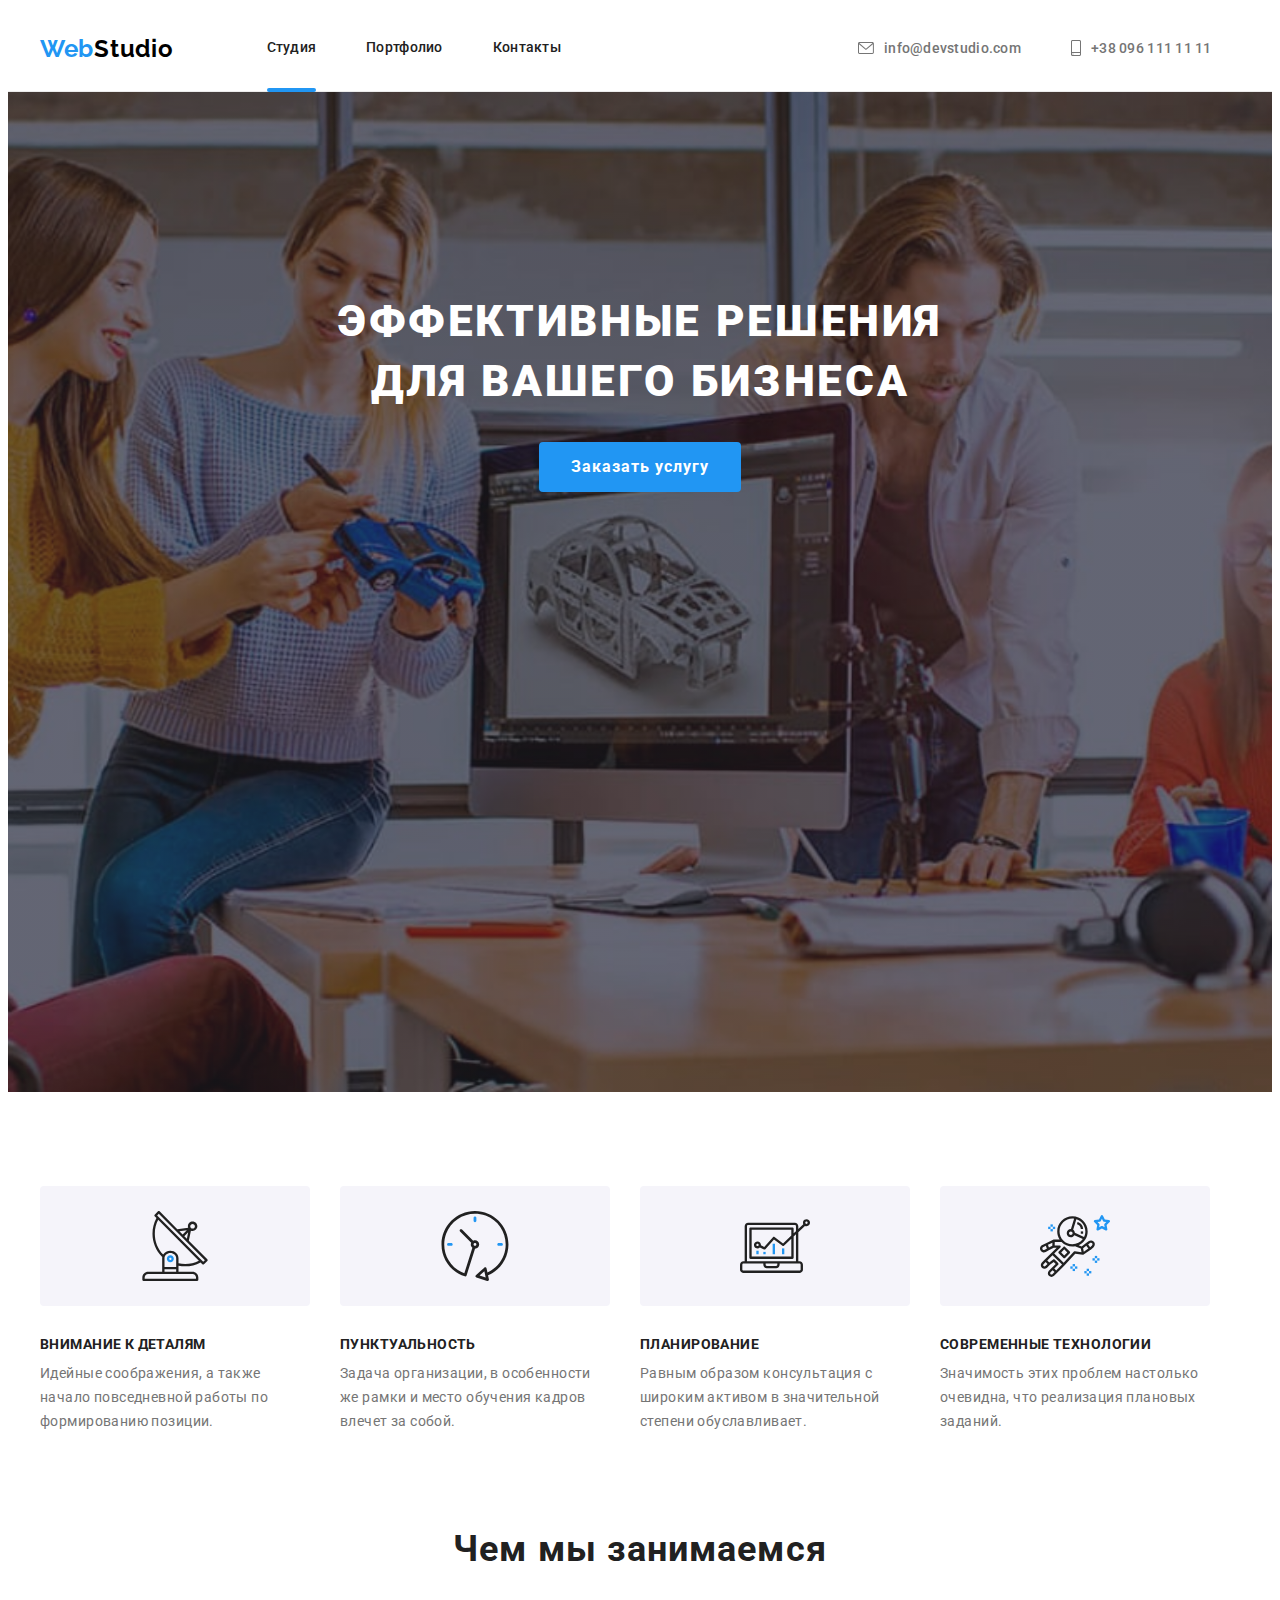
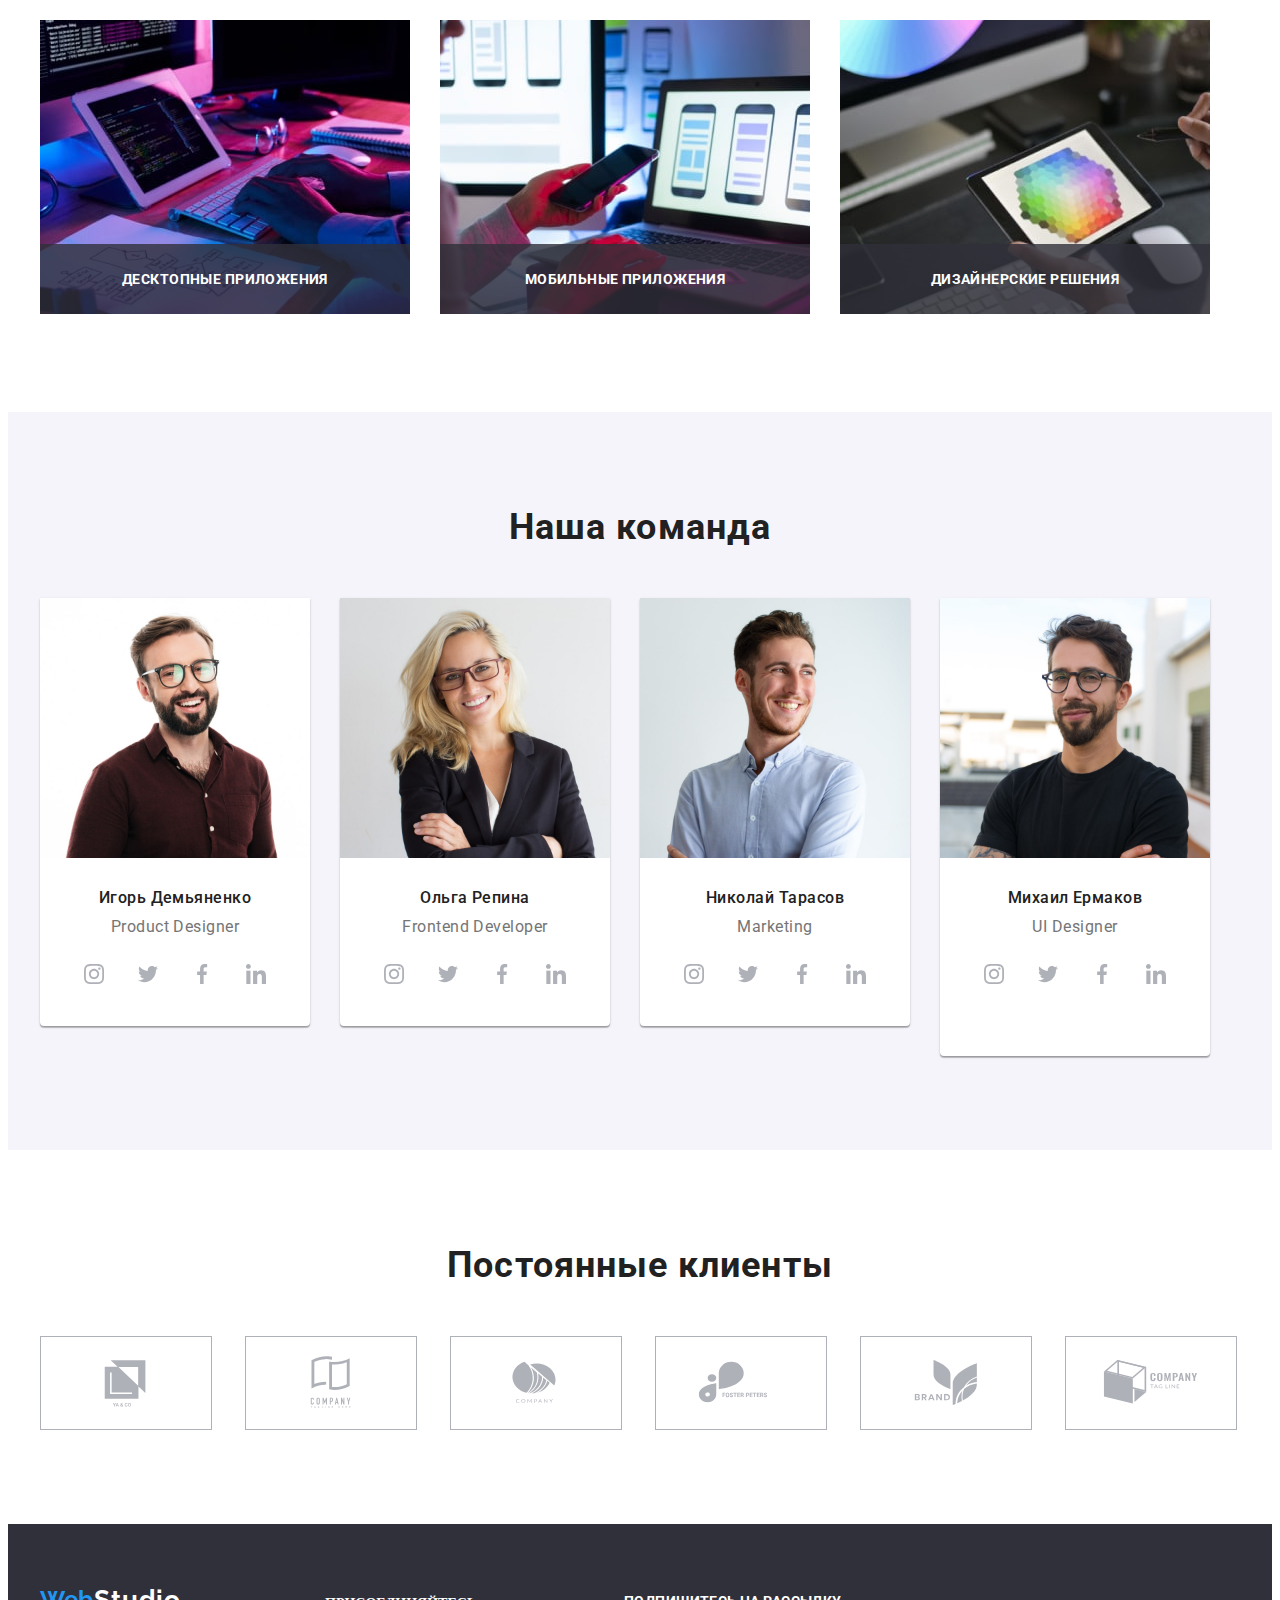
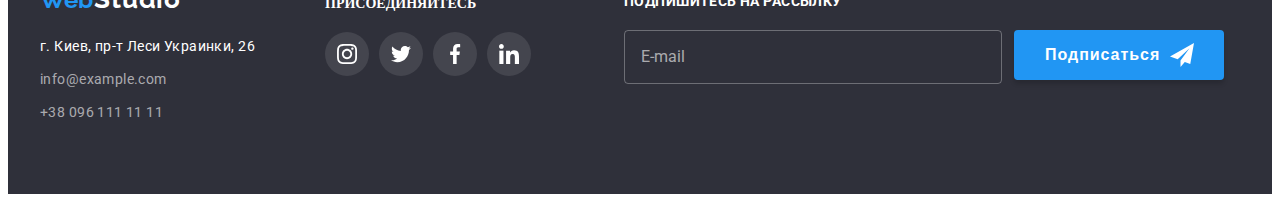
<file: index.html>
<!DOCTYPE html>
<html lang="ru">
<head>
    <meta charset="UTF-8">
    <meta http-equiv="X-UA-Compatible" content="IE=edge">
    <meta name="viewport" content="width=device-width, initial-scale=1.0">
    <link rel="preconnect" href="https://fonts.googleapis.com">
<link rel="preconnect" href="https://fonts.gstatic.com" crossorigin>
<link href="https://fonts.googleapis.com/css2?family=Raleway:wght@700&family=Roboto:wght@400;500;700;900&display=swap" rel="stylesheet">
    <title>Document</title>
    <link rel="stylesheet" href="https://cdnjs.cloudflare.com/ajax/libs/modern-normalize/1.1.0/modern-normalize.min.css" integrity="sha512-wpPYUAdjBVSE4KJnH1VR1HeZfpl1ub8YT/NKx4PuQ5NmX2tKuGu6U/JRp5y+Y8XG2tV+wKQpNHVUX03MfMFn9Q==" crossorigin="anonymous" referrerpolicy="no-referrer" />
    <link rel="stylesheet" href="./css/main.min.css"/>
</head>
<body>
        <!--Шапка страницы-->
        <header class="header">
            <div class="container header__wrap" >
                <a href="" class="link logo"><span class="logo-start">Web</span><span class="logo-end">Studio</span></a>
                <nav class="nav">
                    
                    <ul class="header-list list">
                        <li class="header-list__item"><a href="" class="header-hero__link link active">Студия</a></li>
                        <li class="header-list__item"><a href="./portfolio.html" class="header-hero__link link">Портфолио</a></li>
                        <li class="header-list__item"><a href="" class="header-hero__link link">Контакты</a></li>
                    </ul> 
                    <ul class="connect list" >
                        <li class="connect__contacts"><a href="mailto:info@devstudio.com" class="connect__link link">
                            <svg class="connect__icon" width="16" height="12">
                                <use href="./images/icons/symbol-defs.svg#icon-envelope"></use>
                            </svg>info@devstudio.com</a>
                        </li>
                        <li class="connect__contacts"><a href="tel:+38-096-111-11-11" class="connect__link tel link">
                            <svg class="connect__icon" width="10" height="16">
                                <use href="./images/icons/symbol-defs.svg#icon-smartphone"></use>
                            </svg>+38 096 111 11 11</a>
                        </li>
                    </ul> 
                </nav>
                <button type="button" class="menu__button">
                    <svg width="40" height="40" aria-label="Кнопка открытия мобильного меню">
                        <use class="menu__icon-open" href="./images/icons/symbol-defs.svg#icon-menu_open"></use>
                    </svg>
                </button>  
                <div class="mob-menu is-hidden">
                    <div class="container">
                        <div class="mob-menu__top">
                        <button type="button" class="mob-menu__button">
                            <svg width="40" height="40" aria-label="кнопка закрытия мобильного меню">
                                <use class="mob-menu__icon-close" href="./images/icons/symbol-defs.svg#icon-menu_close"></use>
                            </svg>
                        </button>
                        <ul class="mob-menu__list list">
                            <li class="mob-menu__item"><a href="./" class="mob-menu__link link">Студия</a></li>
                            <li class="mob-menu__item"><a href="./portfolio.html" class="mob-menu__link link">Портфолио</a></li>
                            <li class="mob-menu__item"><a href="./" class="mob-menu__link link">Контакты</a></li>
                        </ul>
                        </div>
                        <div class="mob-menu__bottom">
                        <ul class="mob-menu-contacts list">
                            <li class="mob-menu-contacts__item">
                                <a href="tel:+380961111111" class=" mob-menu-contacts__link link">+38 096 111 11 11</a>
                            </li>
                            <li class="mob-menu-contacts__item">
                                <a href="mailto:info@devstudio.com" class=" mob-menu-contacts__link link" lang="en">info@devstudio.com</a>
                            </li>
                        </ul>
                        <ul class="mob-menu-soc__list list">
                            <li class="mob-menu-soc__item"><a class="mob-menu-soc__link link" href="#">Instagram</a></li>
                            <li class="mob-menu-soc__item"><a class="mob-menu-soc__link link" href="#">Twitter</a></li>
                            <li class="mob-menu-soc__item"><a class="mob-menu-soc__link link" href="#">Facebook</a></li>
                            <li class="mob-menu-soc__item"><a class="mob-menu-soc__link link" href="#">LinkedIn</a></li>
                        </ul>
                        </div>
                    </div>
                </div>
            </div>  
        </header>
        <main>
            <section class="begin">
                <div class="container">
                    <h1 class="begin__title">Эффективные решения для вашего бизнеса</h1>
                    <button type="button" class="begin__btn" data-modal-open>Заказать услугу</button>
                </div>
            </section>
            <section class="benefits">
                <div class="container">
                    <ul class="benefits-list list">
                        <li class="benefits-item">
                            <div class="background-icon">
                                <svg class="benefits-icon" width="70" height="70">
                                    <use href="./images/icons/symbol-defs.svg#icon-antenna"></use>
                                </svg>
                            </div>
                            <h3 class="benefits-title">Внимание к деталям</h3>
                            <p class="benefits-text">Идейные соображения, а также начало повседневной работы по формированию позиции.</p>
                        </li>
                        <li class="benefits-item">
                            <div class="background-icon">
                                <svg class="benefits-icon" width="70" height="70">
                                    <use href="./images/icons/symbol-defs.svg#icon-clock"></use>
                                </svg>
                            </div>
                            <h3 class="benefits-title">Пунктуальность</h3>
                            <p class="benefits-text">Задача организации, в особенности же рамки и место обучения кадров влечет за собой.</p>
                        </li>
                        <li class="benefits-item">
                            <div class="background-icon">
                                <svg class="benefits-icon" width="70" height="70">
                                    <use href="./images/icons/symbol-defs.svg#icon-diagram"></use>
                                </svg>
                            </div>
                            <h3 class="benefits-title">Планирование</h3>
                            <p class="benefits-text">Равным образом консультация с широким активом в значительной степени обуславливает.</p>
                        </li>
                        <li class="benefits-item">
                            <div class="background-icon">
                                <svg class="benefits-icon" width="70" height="70">
                                    <use href="./images/icons/symbol-defs.svg#icon-astronaut"></use>
                                </svg>
                            </div>
                            <h3 class="benefits-title">Современные технологии</h3>
                            <p class="benefits-text">Значимость этих проблем настолько очевидна, что реализация плановых заданий.</p>
                        </li>
                    </ul>
                </div>
            </section>  
            <section class="work">
                <div class="container">
                    <h2 class="work__title">Чем мы занимаемся</h2>
                    <ul class="work-list list">
                        <li class="work-list__item">
                            <img srcset="
                            ./images/box1.jpg 1x,
                            ./images/box1-2x.jpg 2x
                            "
                            src="./images/box1.jpg" alt="Планшет с клавиатурой" width="370" height="294">
                            <div class="text-wrap"><p class="work-list__text">Десктопные приложения</p></div>
                        </li>
                        <li class="work-list__item">
                            <img srcset="
                            ./images/box3.jpg 1x,
                            ./images/box3-2x.jpg 2x
                            " 
                            src="./images/box3.jpg" alt="Телефон и ноутбук" width="370" height="294">
                            <div class="text-wrap"><p class="work-list__text">Мобильные приложения</p></div>
                        </li>
                        <li class="work-list__item last">
                            <img srcset="
                            ./images/box2.jpg 1x,
                            ./images/box2-2x.jpg 2x
                            " 
                            src="./images/box2.jpg" alt="Планшет с стилусом" width="370" height="294">
                            <div class="text-wrap"><p class="work-list__text">Дизайнерские решения</p></div>
                        </li>
                    </ul>
                </div>
            </section>    
            <section class="team"> 
                <div class="container">
                    <h2 class="team-title">Наша команда</h2>
                    <ul class="team-list list">
                        <li class="team-item">
                            <picture>
                                <source 
                                srcset="
                                ./images/team/worker1.jpg 1x,
                                ./images/team/worker1-2x.jpg 2x"
                                media="(min-width: 1200px)">
                                <source 
                                srcset="
                                ./images/team/worker1-tab.jpg 1x,
                                ./images/team/worker1-tab-2x.jpg 2x"
                                media="(min-width: 768px)">
                                <source 
                                srcset="
                                ./images/team/worker1-mob.jpg 1x,
                                ./images/team/worker1-mob-2x.jpg 2x"
                                media="(max-width: 767px)">
                                <img class="team-img" src="./images/worker1.jpg " alt="Игорь Демьяненко" >
                            </picture>
                            <div class="team-margin">
                                <p class="team-name">Игорь Демьяненко</p>
                                <p lang="en" class="team-position">Product Designer</p>
                                <ul class="team-soc-list list">
                                    <li class="team-soc-item">
                                        <a href="" class="team-soc-link link">
                                            <svg class="team-soc-icon" width="20" height="20">
                                                <use href="./images/icons/symbol-defs.svg#icon-instagram"></use>
                                            </svg>
                                        </a>
                                    </li> 
                                    <li class="team-soc-item">
                                        <a href="" class="team-soc-link link">
                                            <svg class="team-soc-icon" width="20" height="20">
                                                <use href="./images/icons/symbol-defs.svg#icon-twitter"></use>
                                            </svg>
                                        </a>
                                    </li> 
                                    <li class="team-soc-item">
                                        <a href="" class="team-soc-link link">
                                            <svg class="team-soc-icon" width="20" height="20">
                                                <use href="./images/icons/symbol-defs.svg#icon-facebook"></use>
                                            </svg>
                                        </a>
                                    </li> 
                                    <li class="team-soc-item">
                                        <a href="" class="team-soc-link link">
                                            <svg class="team-soc-icon" width="20" height="20">
                                                <use href="./images/icons/symbol-defs.svg#icon-linkedin"></use>
                                            </svg>
                                        </a>
                                    </li>         
                                </ul>
                            </div>
                        </li>
                        <li class="team-item">
                            <picture>
                                <source 
                                srcset="
                                ./images/team/worker2.jpg 1x,
                                ./images/team/worker2-2x.jpg 2x"
                                media="(min-width: 1200px)">
                                <source 
                                srcset="
                                ./images/team/worker2-tab.jpg 1x,
                                ./images/team/worker2-tab-2x.jpg 2x"
                                media="(min-width: 768px)">
                                <source 
                                srcset="
                                ./images/team/worker2-mob.jpg 1x,
                                ./images/team/worker2-mob-2x.jpg 2x"
                                media="(max-width: 767px)">
                                <img class="team-img" src="./images/team/worker2.jpg" alt="Ольга Репина">
                            </picture>
                            <div class="team-margin">
                                <p class="team-name">Ольга Репина</p>
                                <p lang="en" class="team-position">Frontend Developer</p>
                                <ul class="team-soc-list list">
                                    <li class="team-soc-item">
                                        <a href="" class="team-soc-link link">
                                            <svg class="team-soc-icon" width="20" height="20">
                                                <use href="./images/icons/symbol-defs.svg#icon-instagram"></use>
                                            </svg>
                                        </a>
                                    </li> 
                                    <li class="team-soc-item">
                                        <a href="" class="team-soc-link link">
                                            <svg class="team-soc-icon" width="20" height="20">
                                                <use href="./images/icons/symbol-defs.svg#icon-twitter"></use>
                                            </svg>
                                        </a>
                                    </li> 
                                    <li class="team-soc-item">
                                        <a href="" class="team-soc-link link">
                                            <svg class="team-soc-icon" width="20" height="20">
                                                <use href="./images/icons/symbol-defs.svg#icon-facebook"></use>
                                            </svg>
                                        </a>
                                    </li> 
                                    <li class="team-soc-item">
                                        <a href="" class="team-soc-link link">
                                            <svg class="team-soc-icon" width="20" height="20">
                                                <use href="./images/icons/symbol-defs.svg#icon-linkedin"></use>
                                            </svg>
                                        </a>
                                    </li>         
                                </ul> 
                            </div>  
                        </li>
                        <li class="team-item">
                            <picture>
                                <source 
                                srcset="
                                ./images/team/worker3.jpg 1x,
                                ./images/team/worker3-2x.jpg 2x"
                                media="(min-width: 1200px)">
                                <source 
                                srcset="
                                ./images/team/worker3-tab.jpg 1x,
                                ./images/team/worker3-tab-2x.jpg 2x"
                                media="(min-width: 768px)">
                                <source 
                                srcset="
                                ./images/team/worker3-mob.jpg 1x,
                                ./images/team/worker3-mob-2x.jpg 2x"
                                media="(max-width: 767px)">
                                <img class="team-img" src="./images/team/worker3.jpg" alt="Николай Тарасов">
                            </picture>
                            <div class="team-margin">
                                <p class="team-name">Николай Тарасов</p>
                                <p lang="en" class="team-position">Marketing</p>
                                <ul class="team-soc-list list">
                                    <li class="team-soc-item">
                                        <a href="" class="team-soc-link link">
                                            <svg class="team-soc-icon" width="20" height="20">
                                                <use href="./images/icons/symbol-defs.svg#icon-instagram"></use>
                                            </svg>
                                        </a>
                                    </li> 
                                    <li class="team-soc-item">
                                        <a href="" class="team-soc-link link">
                                            <svg class="team-soc-icon" width="20" height="20">
                                                <use href="./images/icons/symbol-defs.svg#icon-twitter"></use>
                                            </svg>
                                        </a>
                                    </li> 
                                    <li class="team-soc-item">
                                        <a href="" class="team-soc-link link">
                                            <svg class="team-soc-icon" width="20" height="20">
                                                <use href="./images/icons/symbol-defs.svg#icon-facebook"></use>
                                            </svg>
                                        </a>
                                    </li> 
                                    <li class="team-soc-item">
                                        <a href="" class="team-soc-link link">
                                            <svg class="team-soc-icon" width="20" height="20">
                                                <use href="./images/icons/symbol-defs.svg#icon-linkedin"></use>
                                            </svg>
                                        </a>
                                    </li>         
                                </ul>
                            </div>
                        </li>
                        <li class="team-item">
                            <picture>
                                <source 
                                srcset="
                                ./images/team/worker4.jpg 1x,
                                ./images/team/worker4-2x.jpg 2x"
                                media="(min-width: 1200px)">
                                <source 
                                srcset="
                                ./images/team/worker4-tab.jpg 1x,
                                ./images/team/worker4-tab-2x.jpg 2x"
                                media="(min-width: 768px)">
                                <source 
                                srcset="
                                ./images/team/worker4-mob.jpg 1x,
                                ./images/team/worker4-mob-2x.jpg 2x"
                                media="(max-width: 767px)">
                                <img src="./images/team/worker4-mob.jpg" alt="man in T-shirt" class="team-img">
                            </picture>
                            <div class="team-margin">
                                <p class="team-name">Михаил Ермаков</p>
                                <p lang="en" class="team-position">UI Designer</p>
                                <ul class="team-soc-list list">
                                    <li class="team-soc-item">
                                        <a href="" class="team-soc-link link">
                                            <svg class="team-soc-icon" width="20" height="20">
                                                <use href="./images/icons/symbol-defs.svg#icon-instagram"></use>
                                            </svg>
                                        </a>
                                    </li> 
                                    <li class="team-soc-item">
                                        <a href="" class="team-soc-link link">
                                            <svg class="team-soc-icon" width="20" height="20">
                                                <use href="./images/icons/symbol-defs.svg#icon-twitter"></use>
                                            </svg>
                                        </a>
                                    </li> 
                                    <li class="team-soc-item">
                                        <a href="" class="team-soc-link link">
                                            <svg class="team-soc-icon" width="20" height="20">
                                                <use href="./images/icons/symbol-defs.svg#icon-facebook"></use>
                                            </svg>
                                        </a>
                                    </li> 
                                    <li class="team-soc-item">
                                        <a href="" class="team-soc-link link">
                                            <svg class="team-soc-icon" width="20" height="20">
                                                <use href="./images/icons/symbol-defs.svg#icon-linkedin"></use>
                                            </svg>
                                        </a>
                                    </li>         
                                </ul>
                            </div> 
                        </li>
                    </ul>
                </div>
            </section>
            <section class="clients">
                <div class="container">
                    <h2 class="clients-title">Постоянные клиенты</h2>
                    <ul class="clients-list list">
                        <li class="clients-item">
                            <a href="" class="clients-link link">
                                <svg class="clients-icon" width="106" height="60">
                                    <use href="./images/icons/symbol-defs.svg#icon-Logo"></use>
                                </svg>
                            </a>
                        </li>
                        <li class="clients-item">
                            <a href="" class="clients-link link">
                                <svg class="clients-icon" width="106" height="60">
                                    <use href="./images/icons/symbol-defs.svg#icon-Logo1"></use>
                                </svg>
                            </a>
                        </li>
                        <li class="clients-item">
                            <a href="" class="clients-link link">
                                <svg class="clients-icon" width="106" height="60">
                                    <use href="./images/icons/symbol-defs.svg#icon-Logo2"></use>
                                </svg>
                            </a>
                        </li>
                        <li class="clients-item">
                            <a href="" class="clients-link link">
                                <svg class="clients-icon" width="106" height="60">
                                    <use href="./images/icons/symbol-defs.svg#icon-Logo3"></use>
                                </svg>
                            </a>
                        </li>
                        <li class="clients-item">
                            <a href="" class="clients-link link">
                                <svg class="clients-icon" width="106" height="60">
                                    <use href="./images/icons/symbol-defs.svg#icon-Logo4"></use>
                                </svg>
                            </a>
                        </li>
                        <li class="clients-item">
                            <a href="" class="clients-link link">
                                <svg class="clients-icon" width="106" height="60">
                                    <use href="./images/icons/symbol-defs.svg#icon-Logo6"></use>
                                </svg>
                            </a>
                        </li>
                    </ul>                
                </div>
            </section>        
                
        </main>
        <footer class="footer">
            
            <div class="container footer-wrap">
                <div class="footer-flex">
                    <div>
                        <a href="" class="footer-logo link"><span class="logo-footer-start">Web</span><span class="logo-footer-end">Studio</span></a>
                        <address>
                            <ul class="footer-list list">
                                <li class="footer-item"><a href="https://goo.gl/maps/usRxasDixCcgagAA9" target="_blank" class="footer-position link">г. Киев, пр-т Леси Украинки, 26</a></li>
                                <li class="footer-item"><a href="mailto:info@example.com" class="footer-link link">info@example.com</a></li>
                                <li class="footer-item"><a href="tel:+38-096-111-11-11" class="footer-link link">+38 096 111 11 11</a></li>
                            </ul> 
                        </address>
                    </div>
                    <div class="join">
                        <h2 class="join-title">присоединяйтесь</h2>
                        <ul class="join-list list">
                            <li class="join-item">
                                <a href="" class="join-link link">
                                    <svg class="join-icon" width="20" height="20">
                                        <use href="./images/icons/symbol-defs.svg#icon-instagram"></use>
                                    </svg>
                                </a>
                            </li>
                            <li class="join-item" >
                                <a href="" class="join-link link">
                                    <svg class="join-icon" width="20" height="20">
                                        <use href="./images/icons/symbol-defs.svg#icon-twitter"></use>
                                    </svg>
                                </a>
                            </li>
                            <li class="join-item">
                                <a href="" class="join-link link">
                                    <svg class="join-icon" width="20" height="20">
                                        <use href="./images/icons/symbol-defs.svg#icon-facebook"></use>
                                    </svg>
                                </a>
                            </li>
                            <li class="join-item">
                                <a href="" class="join-link link">
                                    <svg class="join-icon" width="20" height="20">
                                        <use href="./images/icons/symbol-defs.svg#icon-linkedin"></use>
                                    </svg>
                                </a>
                            </li>
                        </ul>
                    </div>    
                </div>
                <form class="subscribe">
                    <p class="subscribe-title">Подпишитесь на рассылку</p>
                    <div class="subscribe-cont">
                        <input type="email" name="email" class="subscribe-input" placeholder="E-mail">
                        <button type="submit" class="subscribe-btn ">Подписаться
                            <svg class="subscribe-send" width="24" height="24">
                                <use href="./images/icons/symbol-defs.svg#icon-send"></use>
                            </svg>
                        </button>
                    </div>
                </form>
            
            </div>  
        </footer>
        <div class="backdrop is-hidden" data-modal>
            <div class="modal">
                <button type="button" class="modal-icon-close">
                    <svg  width="18" height="18" data-modal-close>
                        <use href="./images/icons/symbol-defs.svg#icon-close"></use>
                    </svg>  
                </button>
                
                <form class="modal-form">
                    <p class="form-title">Оставьте свои данные, мы вам перезвоним</p>
                    <label for="name" class="form-label">Имя</label>
                    <div class="input-wrap">
                        <input type="text" name="name" id="name" class="form-input">
                        <svg class="input-icon" width="18" height="18">
                            <use href="./images/icons/symbol-defs.svg#icon-person"></use>
                        </svg>
                    </div>
                    <label for="phone" class="form-label">Телефон</label>
                    <div class="input-wrap">
                        <input type="tel" name="phone" id="phone" class="form-input">
                        <svg class="input-icon" width="18" height="18">
                            <use href="./images/icons/symbol-defs.svg#icon-phone"></use>
                        </svg>
                    </div>
                    <label for="email" class="form-label">Почта</label>
                    <div class="input-wrap">
                        <input type="email" name="email" id="email" class="form-input">
                        <svg class="input-icon" width="18" height="18">
                            <use href="./images/icons/symbol-defs.svg#icon-email"></use>
                        </svg>
                    </div>
                    <label for="user-text" class="form-text">Комментарий</label>
                    <textarea 
                    name="user-text" 
                    id="user-text"
                    class="user-text"
                    placeholder="Введите текст"
                    ></textarea>
                    <input type="checkbox" name="form-check" id="form-check" class="form-check visually-hidden">
                    <label for="form-check" class="check-text">
                        <span class="check-wrap">
                            <svg class="icon-check" width="16" height="15">
                                <use href="./images/icons/symbol-defs.svg#icon-cheked"></use>
                            </svg>
                        </span>
                        Соглашаюсь с рассылкой и принимаю &nbsp;
                        <a href="#" class="check-link">Условия договора</a>
                    </label>
                    <button type="submit" class="btn modal-btn">Отправить</button>
                </form>
            </div>
        </div>
        <script src="./js/modal.js"></script>
        <script src="./js/menu.js"></script>
</body>
</html>
</file>
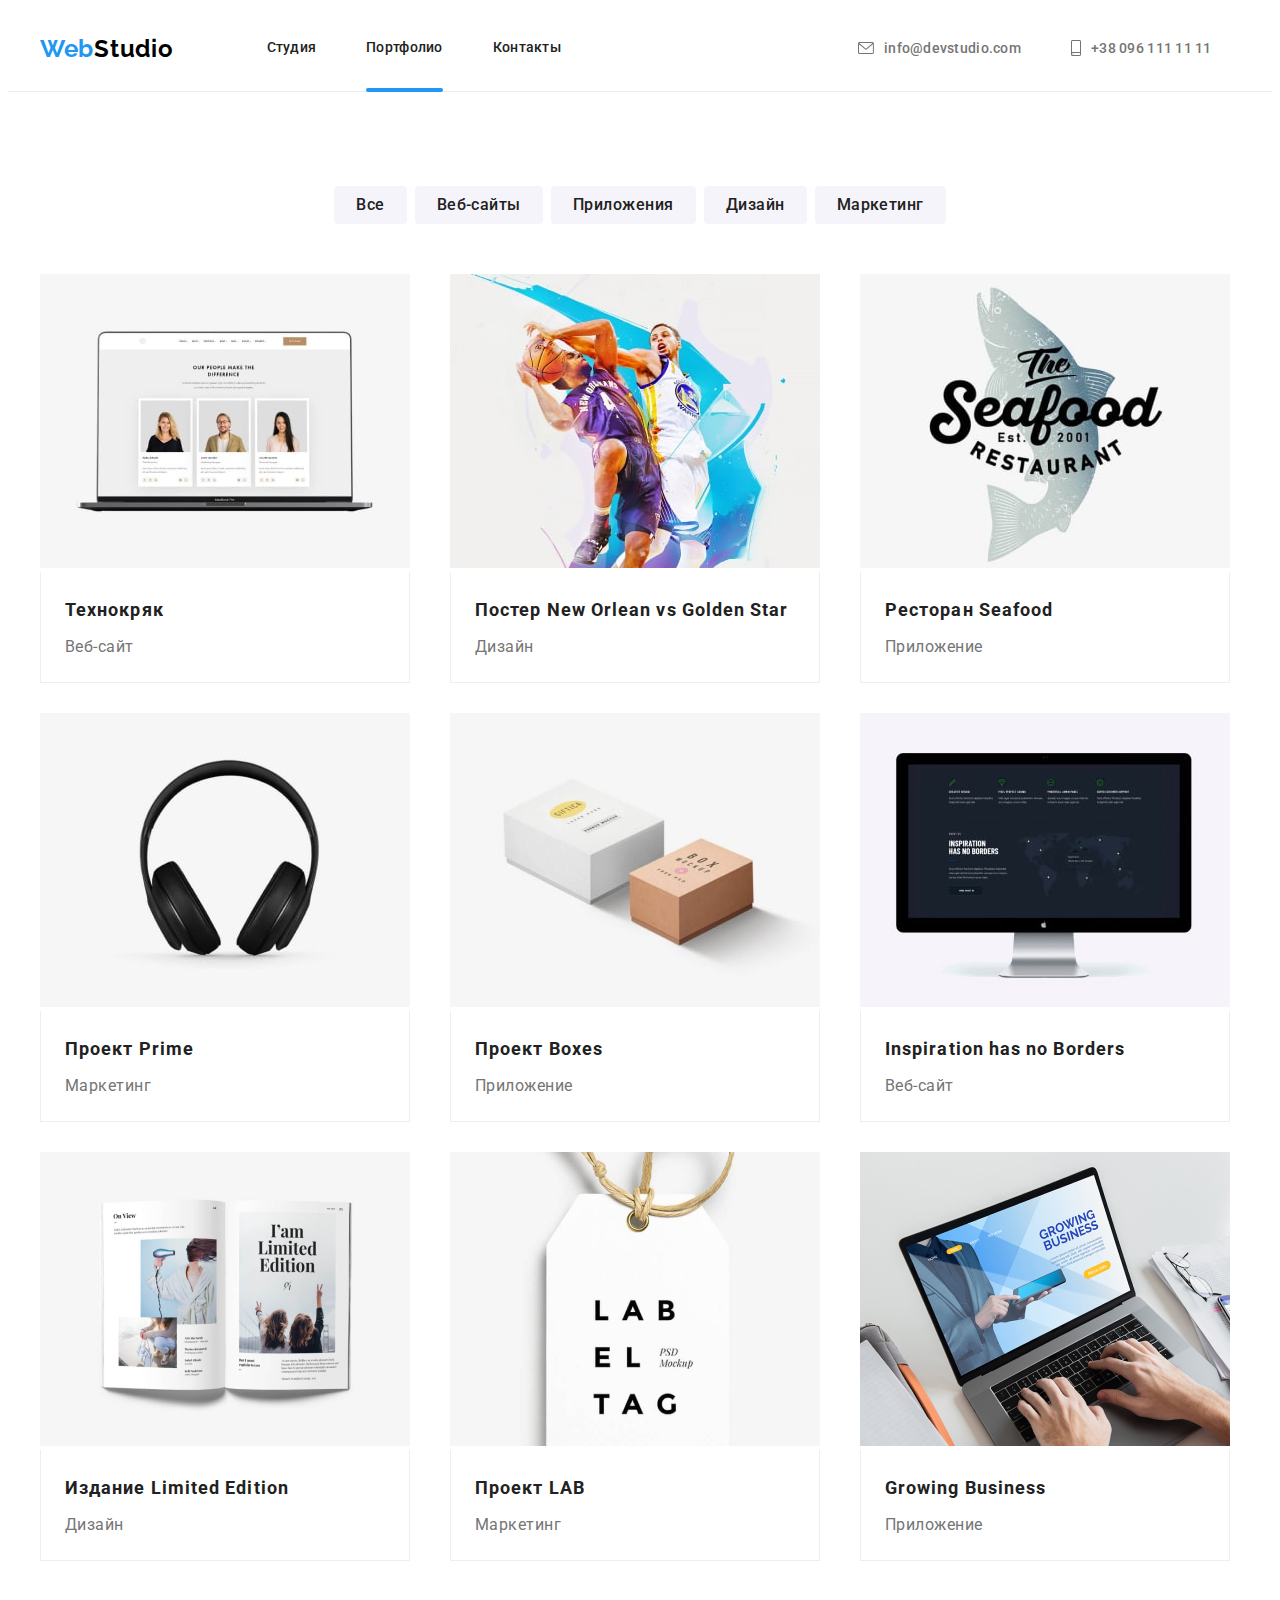
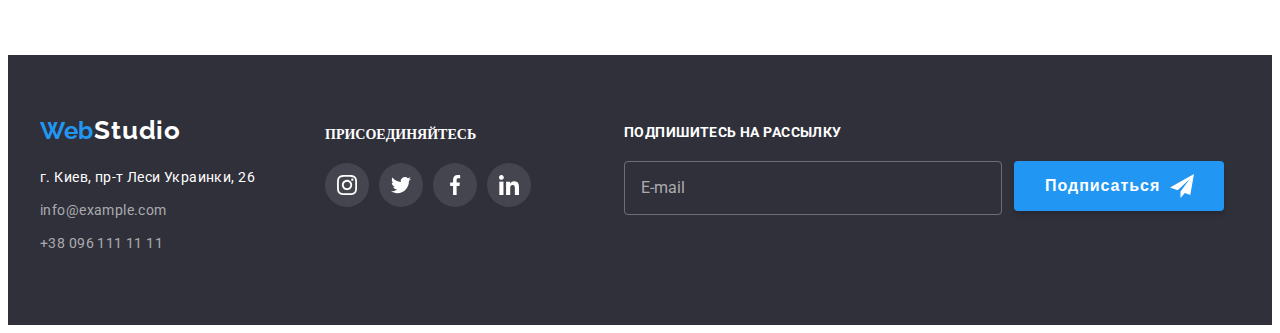
<file: portfolio.html>
<!DOCTYPE html>
<html lang="ru">
    <head>
        <meta charset="UTF-8">
        <meta http-equiv="X-UA-Compatible" content="IE=edge">
        <meta name="viewport" content="width=device-width, initial-scale=1.0">
        <link rel="preconnect" href="https://fonts.googleapis.com">
    <link rel="preconnect" href="https://fonts.gstatic.com" crossorigin>
    <link href="https://fonts.googleapis.com/css2?family=Raleway:wght@700&family=Roboto:wght@400;500;700;900&display=swap" rel="stylesheet">
        <title>Document</title>
        <link rel="stylesheet" href="https://cdnjs.cloudflare.com/ajax/libs/modern-normalize/1.1.0/modern-normalize.min.css" integrity="sha512-wpPYUAdjBVSE4KJnH1VR1HeZfpl1ub8YT/NKx4PuQ5NmX2tKuGu6U/JRp5y+Y8XG2tV+wKQpNHVUX03MfMFn9Q==" crossorigin="anonymous" referrerpolicy="no-referrer" />
        
        <link rel="stylesheet" href="./css/poftfoliou.min.css"/>
    </head>

    <body>
        <header class="header">
            <div class="container header__wrap" >
                <a href="" class="link logo"><span class="logo-start">Web</span><span class="logo-end">Studio</span></a>
                <nav class="nav">
                    
                    <ul class="header-list list">
                        <li class="header-list__item"><a href="./index.html" class="header-hero__link link">Студия</a></li>
                        <li class="header-list__item"><a href="./portfolio.html" class="header-hero__link active link">Портфолио</a></li>
                        <li class="header-list__item"><a href="" class="header-hero__link link">Контакты</a></li>
                    </ul> 
                    <ul class="connect list" >
                        <li class="connect__contacts"><a href="mailto:info@devstudio.com" class="connect__link link">
                            <svg class="connect__icon" width="16" height="12">
                                <use href="./images/icons/symbol-defs.svg#icon-envelope"></use>
                            </svg>info@devstudio.com</a>
                        </li>
                        <li class="connect__contacts"><a href="tel:+38-096-111-11-11" class="connect__link tel link">
                            <svg class="connect__icon" width="10" height="16">
                                <use href="./images/icons/symbol-defs.svg#icon-smartphone"></use>
                            </svg>+38 096 111 11 11</a>
                        </li>
                    </ul> 
                </nav>
                <button type="button" class="menu__button">
                    <svg width="40" height="40" aria-label="Кнопка открытия мобильного меню">
                        <use class="menu__icon-open" href="./images/icons/symbol-defs.svg#icon-menu_open"></use>
                    </svg>
                </button>  
                <div class="mob-menu is-hidden">
                    <div class="container">
                        <div class="mob-menu__top">
                        <button type="button" class="mob-menu__button">
                            <svg width="40" height="40" aria-label="кнопка закрытия мобильного меню">
                                <use class="mob-menu__icon-close" href="./images/icons/symbol-defs.svg#icon-menu_close"></use>
                            </svg>
                        </button>
                        <ul class="mob-menu__list list">
                            <li class="mob-menu__item"><a href="./" class="mob-menu__link link">Студия</a></li>
                            <li class="mob-menu__item"><a href="./portfolio.html" class="mob-menu__link link">Портфолио</a></li>
                            <li class="mob-menu__item"><a href="./" class="mob-menu__link link">Контакты</a></li>
                        </ul>
                        </div>
                        <div class="mob-menu__bottom">
                        <ul class="mob-menu-contacts list">
                            <li class="mob-menu-contacts__item">
                                <a href="tel:+380961111111" class=" mob-menu-contacts__link link">+38 096 111 11 11</a>
                            </li>
                            <li class="mob-menu-contacts__item">
                                <a href="mailto:info@devstudio.com" class=" mob-menu-contacts__link link" lang="en">info@devstudio.com</a>
                            </li>
                        </ul>
                        <ul class="mob-menu-soc__list list">
                            <li class="mob-menu-soc__item"><a class="mob-menu-soc__link link" href="#">Instagram</a></li>
                            <li class="mob-menu-soc__item"><a class="mob-menu-soc__link link" href="#">Twitter</a></li>
                            <li class="mob-menu-soc__item"><a class="mob-menu-soc__link link" href="#">Facebook</a></li>
                            <li class="mob-menu-soc__item"><a class="mob-menu-soc__link link" href="#">LinkedIn</a></li>
                        </ul>
                        </div>
                    </div>
                </div>
            </div>  
        </header>
        <main>
            <section class="works">
                <div class="container">
                    <h1 class="visually-hidden">Наши работы</h1>
                    <ul class="works__list list">
                        <li class="works__item"><button type="button" class="works__btn">Все</button></li>
                        <li class="works__item"><button type="button" class="works__btn">Веб-сайты</button></li>
                        <li class="works__item"><button type="button" class="works__btn">Приложения</button></li>
                        <li class="works__item"><button type="button" class="works__btn">Дизайн</button></li>
                        <li class="works__item"><button type="button" class="works__btn">Маркетинг</button></li>
                    </ul>
                    <ul class="gallery list">
                        <li class="gallery__item">
                            <a href="#" class="gallery__link link">
                                <div class="gallery__wrap">
                            <picture>
                                <source 
                                srcset="
                                ./images/portfolio/portfolio1.jpg 1x,
                                ./images/portfolio/portfolio1-2x-min.jpg 2x"
                                media="(min-width: 1200px)">
                                <source 
                                srcset="
                                ./images/portfolio/portfolio1-tab-min.jpg 1x,
                                ./images/portfolio/portfolio1-tab-2x-min.jpg 2x"
                                media="(min-width: 768px)">
                                <source 
                                srcset="
                                ./images/portfolio/portfolio1-mob-min.jpg 1x,
                                ./images/portfolio/portfolio1-mob-2x-min.jpg 2x"
                                media="(max-width: 767px)">
                                <img src="./images/portfolio/portfolio1-mob-2x-min.jpg" alt="example work 1" class="img">
                            </picture>
                                    <p class="gallery__cover-text">Ресурс предлагает комплексные предложения с разным уровнем функционала и сервисов. Все это позволит посетителю получить
                                    исчерпывающие сведения о компании или частном лице.</p>
                                </div>
                                <div class="gallery__ptext">
                                    <h2 class="gallery__capt">Технокряк</h2>
                                    <p  class="gallery__text">Веб-сайт</p>
                                </div>
                            </a>
                        </li>
                        <li class="gallery__item">
                            <a href="#" class="gallery__link link"> 
                                <div class="gallery__wrap">
                            <picture>
                                <source 
                                srcset="
                                ./images/portfolio/portfolio2.jpg 1x,
                                ./images/portfolio/portfolio2-2x-min.jpg 2x"
                                media="(min-width: 1200px)">
                                <source 
                                srcset="
                                ./images/portfolio/portfolio2-tab-min.jpg 1x,
                                ./images/portfolio/portfolio2-tab-2x-min.jpg 2x"
                                media="(min-width: 768px)">
                                <source 
                                srcset="
                                ./images/portfolio/portfolio2-mob-min.jpg 1x,
                                ./images/portfolio/portfolio2-mob-2x-min.jpg 2x"
                                media="(max-width: 767px)">
                                <img src="./images/portfolio/portfolio2-mob-min.jpg" alt="example work 2" class="img">
                            </picture>
                                    <p class="gallery__cover-text">Ресурс предлагает комплексные предложения с разным уровнем функционала и сервисов. Все это позволит посетителю получить исчерпывающие сведения о компании или частном лице.</p>
                                </div>
                                <div class="gallery__ptext">
                                    <h2 class="gallery__capt">Постер New Orlean vs Golden Star</h2>
                                    <p  class="gallery__text">Дизайн</p>
                                </div>
                            </a>
                        </li>
                        <li class="gallery__item">
                            <a href="#" class="gallery__link link">
                                <div class="gallery__wrap">
                            <picture>
                                <source 
                                srcset="
                                ./images/portfolio/portfolio3.jpg 1x,
                                ./images/portfolio/portfolio3-2x-min.jpg 2x"
                                media="(min-width: 1200px)">
                                <source 
                                srcset="
                                ./images/portfolio/portfolio3-tab-min.jpg 1x,
                                ./images/portfolio/portfolio3-tab-2x-min.jpg 2x"
                                media="(min-width: 768px)">
                                <source 
                                srcset="
                                ./images/portfolio/portfolio3-mob-min.jpg 1x,
                                ./images/portfolio/portfolio3-mob-2x-min.jpg 2x"
                                media="(max-width: 767px)">
                                <img src="./images/portfolio/portfolio3-mob-min.jpg" alt="example work 3" class="img">
                            </picture>
                                    <p class="gallery__cover-text">Ресурс предлагает комплексные предложения с разным уровнем функционала и сервисов. Все это позволит посетителю получить исчерпывающие сведения о компании или частном лице.</p>
                                </div>
                                <div class="gallery__ptext">
                                    <h2 class="gallery__capt">Ресторан Seafood</h2>
                                    <p  class="gallery__text">Приложение</p>
                                </div>
                            </a>
                        </li>
                        <li class="gallery__item">
                            <a href="#" class="gallery__link link">
                                <div class="gallery__wrap">
                            <picture>
                                <source  
                                srcset="
                                ./images/portfolio/portfolio4.jpg 1x,
                                ./images/portfolio/portfolio4-2x-min.jpg 2x"
                                media="(min-width: 1200px)">
                                <source 
                                srcset="
                                ./images/portfolio/portfolio4-tab-min.jpg 1x,
                                ./images/portfolio/portfolio4-tab-2x-min.jpg 2x"
                                media="(min-width: 768px)">
                                <source 
                                srcset="
                                ./images/portfolio/portfolio4-mob-min.jpg 1x,
                                ./images/portfolio/portfolio4-mob-2x-min.jpg 2x"
                                media="(max-width: 767px)">
                                <img src="./images/portfolio/portfolio4-mob-min.jpg" alt="example work 4" class="img">
                            </picture>
                                    <p class="gallery__cover-text">Ресурс предлагает комплексные предложения с разным уровнем функционала и сервисов. Все это позволит посетителю получить исчерпывающие сведения о компании или частном лице.</p>
                                </div>
                                <div class="gallery__ptext">
                                    <h2 class="gallery__capt">Проект Prime</h2>
                                    <p  class="gallery__text">Маркетинг</p>
                                </div>
                            </a>
                        </li>
                        <li class="gallery__item">
                            <a href="#" class="gallery__link link">
                                <div class="gallery__wrap">
                            <picture>
                                <source  
                                srcset="
                                ./images/portfolio/portfolio5.jpg 1x,
                                ./images/portfolio/portfolio5-2x-min.jpg 2x"
                                media="(min-width: 1200px)">
                                <source 
                                srcset="
                                ./images/portfolio/portfolio5-tab-min.jpg 1x,
                                ./images/portfolio/portfolio5-tab-2x-min.jpg 2x"
                                media="(min-width: 768px)">
                                <source 
                                srcset="
                                ./images/portfolio/portfolio5-mob-min.jpg 1x,
                                ./images/portfolio/portfolio5-mob-2x-min.jpg 2x"
                                media="(max-width: 767px)">
                                <img src="./images/portfolio/portfolio5-mob-min.jpg" alt="example work 5" class="img">
                            </picture>
                                    <p class="gallery__cover-text">Ресурс предлагает комплексные предложения с разным уровнем функционала и сервисов. Все это позволит посетителю получить исчерпывающие сведения о компании или частном лице.</p>
                                </div>
                                <div class="gallery__ptext">
                                    <h2 class="gallery__capt">Проект Boxes</h2>
                                    <p  class="gallery__text">Приложение</p>
                                </div>
                            </a>
                        </li>
                        <li class="gallery__item">
                            <a href="#" class="gallery__link link">
                                <div class="gallery__wrap">
                            <picture>
                                <source 
                                 
                                srcset="
                                ./images/portfolio/portfolio6.jpg 1x,
                                ./images/portfolio/portfolio6-2x-min.jpg 2x"
                                media="(min-width: 1200px)">
                                <source 
                                srcset="
                                ./images/portfolio/portfolio6-tab-min.jpg 1x,
                                ./images/portfolio/portfolio6-tab-2x-min.jpg 2x"
                                media="(min-width: 768px)">
                                <source 
                                srcset="
                                ./images/portfolio/portfolio6-mob-min.jpg 1x,
                                ./images/portfolio/portfolio6-mob-2x-min.jpg 2x"
                                media="(max-width: 767px)">
                                <img src="./images/portfolio/portfolio6-mob-min.jpg" alt="example work 6" class="img">
                            </picture>
                                    <p class="gallery__cover-text">Ресурс предлагает комплексные предложения с разным уровнем функционала и сервисов. Все это позволит посетителю получить исчерпывающие сведения о компании или частном лице.</p>
                                </div>
                                <div class="gallery__ptext">
                                    <h2 class="gallery__capt">Inspiration has no Borders</h2>
                                    <p  class="gallery__text">Веб-сайт</p>
                                </div>
                            </a>
                        </li>
                        <li class="gallery__item">
                            <a href="#" class="gallery__link link">
                                <div class="gallery__wrap">
                            <picture>
                                <source  
                                srcset="
                                ./images/portfolio/portfolio7.jpg 1x,
                                ./images/portfolio/portfolio7-2x-min.jpg 2x"
                                media="(min-width: 1200px)">
                                <source 
                                srcset="
                                ./images/portfolio/portfolio7-tab-min.jpg 1x,
                                ./images/portfolio/portfolio7-tab-2x-min.jpg 2x"
                                media="(min-width: 768px)">
                                <source 
                                srcset="
                                ./images/portfolio/portfolio7-mob-min.jpg 1x,
                                ./images/portfolio/portfolio7-mob-2x-min.jpg 2x"
                                media="(max-width: 767px)">
                                <img src="./images/portfolio/portfolio7-mob-min" alt="example work 7" class="img">
                            </picture>
                                    <p class="gallery__cover-text">Ресурс предлагает комплексные предложения с разным уровнем функционала и сервисов. Все это позволит посетителю получить исчерпывающие сведения о компании или частном лице.</p>
                                </div>
                                <div class="gallery__ptext">
                                    <h2 class="gallery__capt">Издание Limited Edition</h2>
                                    <p  class="gallery__text">Дизайн</p>
                                </div>
                            </a>
                        </li>
                        <li class="gallery__item">
                            <a href="#" class="gallery__link link">
                                <div class="gallery__wrap">
                            <picture>
                                <source 
                                 
                                srcset="
                                ./images/portfolio/portfolio8.jpg 1x,
                                ./images/portfolio/portfolio8-2x-min.jpg 2x"
                                media="(min-width: 1200px)">
                                <source 
                                srcset="
                                ./images/portfolio/portfolio8-tab-min.jpg 1x,
                                ./images/portfolio/portfolio8-tab-2x-min.jpg 2x"
                                media="(min-width: 768px)">
                                <source 
                                srcset="
                                ./images/portfolio/portfolio8-mob-min.jpg 1x,
                                ./images/portfolio/portfolio8-mob-2x-min.jpg 2x"
                                media="(max-width: 767px)">
                                <img src="./images/portfolio/portfolio8-mob-min.jpg" alt="example work 8" class="img">
                            </picture>
                                    <p class="gallery__cover-text">Ресурс предлагает комплексные предложения с разным уровнем функционала и сервисов. Все это позволит посетителю получить исчерпывающие сведения о компании или частном лице.</p>
                                </div>
                                <div class="gallery__ptext">
                                    <h2 class="gallery__capt">Проект LAB</h2>
                                    <p class="gallery__text">Маркетинг</p>
                                </div>
                            </a>
                        </li>
                        <li class="gallery__item">
                            <a href="#" class="gallery__link link">
                                <div class="gallery__wrap">
                            <picture>
                                <source  
                                srcset="
                                ./images/portfolio/portfolio9.jpg 1x,
                                ./images/portfolio/portfolio9-2x-min.jpg 2x"
                                media="(min-width: 1200px)">
                                <source 
                                srcset="
                                ./images/portfolio/portfolio9-tab.jpg 1x,
                                ./images/portfolio/portfolio9-tab-2x.jpg 2x"
                                media="(min-width: 768px)">
                                <source 
                                srcset="
                                ./images/portfolio/portfolio9-mob-min.jpg 1x,
                                ./images/portfolio/portfolio9-mob-2x-min.jpg 2x"
                                media="(max-width: 767px)">
                                <img src="./images/portfolio/portfolio9-mob-min.jpg" alt="example work 9" class="img">
                            </picture>
                                    <p class="gallery__cover-text">Ресурс предлагает комплексные предложения с разным уровнем функционала и сервисов. Все это позволит посетителю получить исчерпывающие сведения о компании или частном лице.</p>
                                </div>
                                <div class="gallery__ptext">
                                    <h2 class="gallery__capt">Growing Business</h2>
                                    <p class="gallery__text">Приложение</p>
                                </div>
                            </a>
                        </li>
                    </ul>
                </div>
            </section>
        </main>
        <footer class="footer">
            
            <div class="container footer-wrap">
                <div class="footer-flex">
                    <div>
                        <a href="" class="footer-logo link"><span class="logo-footer-start">Web</span><span class="logo-footer-end">Studio</span></a>
                        <address>
                            <ul class="footer-list list">
                                <li class="footer-item"><a href="https://goo.gl/maps/usRxasDixCcgagAA9" target="_blank" class="footer-position link">г. Киев, пр-т Леси Украинки, 26</a></li>
                                <li class="footer-item"><a href="mailto:info@example.com" class="footer-link link">info@example.com</a></li>
                                <li class="footer-item"><a href="tel:+38-096-111-11-11" class="footer-link link">+38 096 111 11 11</a></li>
                            </ul> 
                        </address>
                    </div>
                    <div class="join">
                        <h2 class="join-title">присоединяйтесь</h2>
                        <ul class="join-list list">
                            <li class="join-item">
                                <a href="" class="join-link link">
                                    <svg class="join-icon" width="20" height="20">
                                        <use href="./images/icons/symbol-defs.svg#icon-instagram"></use>
                                    </svg>
                                </a>
                            </li>
                            <li class="join-item" >
                                <a href="" class="join-link link">
                                    <svg class="join-icon" width="20" height="20">
                                        <use href="./images/icons/symbol-defs.svg#icon-twitter"></use>
                                    </svg>
                                </a>
                            </li>
                            <li class="join-item">
                                <a href="" class="join-link link">
                                    <svg class="join-icon" width="20" height="20">
                                        <use href="./images/icons/symbol-defs.svg#icon-facebook"></use>
                                    </svg>
                                </a>
                            </li>
                            <li class="join-item">
                                <a href="" class="join-link link">
                                    <svg class="join-icon" width="20" height="20">
                                        <use href="./images/icons/symbol-defs.svg#icon-linkedin"></use>
                                    </svg>
                                </a>
                            </li>
                        </ul>
                    </div>    
                </div>
                <form class="subscribe">
                    <p class="subscribe-title">Подпишитесь на рассылку</p>
                    <div class="subscribe-cont">
                        <input type="email" name="email" class="subscribe-input" placeholder="E-mail">
                        <button type="submit" class="subscribe-btn ">Подписаться
                            <svg class="subscribe-send" width="24" height="24">
                                <use href="./images/icons/symbol-defs.svg#icon-send"></use>
                            </svg>
                        </button>
                    </div>
                </form>
            
            </div>  
        </footer>
        <script src="./js/modal.js"></script>
        <script src="./js/menu.js"></script>
    </body>
</html>
</file>
<file: css/main.min.css>
.list{list-style:none}.link{text-decoration:none}h1,h2,h3,h4,h5,h6,p,ul{margin:0;padding:0}.btn{background:#2196f3;color:#fff;font-weight:700;font-size:16px;line-height:1.87;letter-spacing:.06em;cursor:pointer;border-radius:4px;padding:10px 32px;min-width:200px;margin-left:485px;margin-top:30px}.container{width:100%;padding-left:15px;padding-right:15px;margin-left:auto;margin-right:auto}@media screen and (min-width: 480px){.container{width:480px}}@media screen and (min-width: 768px){.container{width:768px}}@media screen and (min-width: 1200px){.container{width:1200px}}.backdrop{position:fixed;top:0;width:100%;height:100%;background:rgba(0,0,0,.2);-webkit-transition:opacity 500ms,visibility 300ms;transition:opacity 500ms,visibility 300ms}.modal{position:absolute;top:50%;left:50%;-webkit-transform:translate(-50%, -50%);transform:translate(-50%, -50%);max-width:450px;max-height:95%;background-color:#fff;-webkit-box-shadow:0px 1px 3px rgba(0,0,0,.12),0px 1px 1px rgba(0,0,0,.14),0px 2px 1px rgba(0,0,0,.2);box-shadow:0px 1px 3px rgba(0,0,0,.12),0px 1px 1px rgba(0,0,0,.14),0px 2px 1px rgba(0,0,0,.2);border-radius:4px;padding:40px}@media screen and (max-width: 767px){.modal{width:95%}}@media screen and (min-width: 768px){.modal{width:100%}}@media screen and (min-width: 1200px){.modal{max-width:528px;height:581px;overflow-y:unset}}.modal-icon-close{position:absolute;top:8px;right:8px;border:1px solid rgba(0,0,0,.1);border-radius:50%;cursor:pointer;position:absolute;width:30px;height:30px;padding:5px;background-color:rgba(0,0,0,0);-webkit-transition-duration:250ms;transition-duration:250ms;-webkit-transition-timing-function:cubic-bezier(0.4, 0, 0.2, 1);transition-timing-function:cubic-bezier(0.4, 0, 0.2, 1)}.modal-icon-close:hover{fill:#2196f3}.form-title{font-family:"Roboto";font-style:normal;font-weight:700;font-size:20px;line-height:1.15;text-align:center;letter-spacing:.03em;color:#212121;margin-bottom:12px}.form-input{width:100%;height:40px;border:1px solid rgba(33,33,33,.2);-webkit-box-sizing:border-box;box-sizing:border-box;border-radius:4px;background-color:rgba(0,0,0,0);cursor:pointer;outline:none;padding-left:32px}.form-input:focus{border-color:#2196f3}.form-label,.form-text{display:block;font-family:"Roboto";font-style:normal;font-weight:400;font-size:12px;line-height:1.16;letter-spacing:.01em;color:#757575;margin-bottom:4px}.input-wrap{position:relative;margin-bottom:12px}.input-icon{position:absolute;top:50%;-webkit-transform:translateY(-50%);transform:translateY(-50%);left:12px}.form-input:focus+.input-icon{fill:#2196f3}.user-text{width:100%;min-height:120px;border:1px solid rgba(33,33,33,.2);border-radius:4px;padding:12px 16px;background-color:rgba(0,0,0,0);cursor:pointer;outline:none;resize:none}.user-text::-webkit-input-placeholder{font-family:"Roboto";font-style:normal;font-weight:400;font-size:14px;line-height:1.14;letter-spacing:.01em;color:rgba(117,117,117,.5)}.user-text::-moz-placeholder{font-family:"Roboto";font-style:normal;font-weight:400;font-size:14px;line-height:1.14;letter-spacing:.01em;color:rgba(117,117,117,.5)}.user-text:-ms-input-placeholder{font-family:"Roboto";font-style:normal;font-weight:400;font-size:14px;line-height:1.14;letter-spacing:.01em;color:rgba(117,117,117,.5)}.user-text::-ms-input-placeholder{font-family:"Roboto";font-style:normal;font-weight:400;font-size:14px;line-height:1.14;letter-spacing:.01em;color:rgba(117,117,117,.5)}.user-text::placeholder{font-family:"Roboto";font-style:normal;font-weight:400;font-size:14px;line-height:1.14;letter-spacing:.01em;color:rgba(117,117,117,.5)}.check-text{margin-top:20px;margin-bottom:30px}.check-text .check-wrap{content:"";width:16px;height:15px;margin-right:8px;border:2px solid #212121;border-radius:2px;display:-webkit-box;display:-ms-flexbox;display:flex;-webkit-box-align:center;-ms-flex-align:center;align-items:center;-webkit-box-pack:center;-ms-flex-pack:center;justify-content:center}.check-text,.check-link{display:-webkit-box;display:-ms-flexbox;display:flex;-webkit-box-align:center;-ms-flex-align:center;align-items:center;-webkit-box-pack:center;-ms-flex-pack:center;justify-content:center;font-family:"Roboto";font-style:normal;font-weight:400;font-size:11px;line-height:1.17;letter-spacing:.03em;color:#757575}@media screen and (min-width: 1200px){.check-text,.check-link{font-size:14px;line-height:1.71}}.icon-check{fill:rgba(0,0,0,0)}.check-link{color:#2196f3}.form-check:checked+.check-text .check-wrap{background-color:#2196f3;border:none}.form-check:checked+.check-text .icon-check{fill:#eee}.modal-btn{display:block;margin:0 auto;border:rgba(0,0,0,0)}.menu__button,.mob-menu__button{display:-webkit-inline-box;display:-ms-inline-flexbox;display:inline-flex;margin:0;padding:0;border:none;background-color:rgba(0,0,0,0);cursor:pointer}.menu__button:hover,.menu__button:focus,.mob-menu__button:hover,.mob-menu__button:focus{fill:#2196f3}@media screen and (min-width: 768px){.menu__button,.mob-menu__button{display:none}}.mob-menu{position:fixed;z-index:2;top:0;left:0;width:100vw;height:100vh;padding:48px 40px;background-color:#fff}.mob-menu .container{display:-webkit-box;display:-ms-flexbox;display:flex;-webkit-box-orient:vertical;-webkit-box-direction:normal;-ms-flex-direction:column;flex-direction:column;height:100%;-webkit-box-pack:justify;-ms-flex-pack:justify;justify-content:space-between;overflow:auto}@media screen and (min-width: 768px){.mob-menu{display:none}}.mob-menu__button{position:absolute;top:10px;right:15px}.mob-menu__item+.mob-menu__item{margin-top:32px}.mob-menu__link{font-family:"Roboto";font-style:normal;font-weight:500;font-size:40px;line-height:1.175;letter-spacing:.02em;color:#212121}.mob-menu__link:hover,.mob-menu__link:focus{color:#2196f3}@media screen and (orientation: landscape){.mob-menu__bottom{margin-top:40px}}.mob-menu-contacts__item+.mob-menu-contacts__item{margin-top:15px}.mob-menu-contacts__link{-webkit-transition-duration:250ms;transition-duration:250ms;-webkit-transition-timing-function:cubic-bezier(0.4, 0, 0.2, 1);transition-timing-function:cubic-bezier(0.4, 0, 0.2, 1);font-family:"Roboto";font-style:normal;font-weight:500;font-size:24px;line-height:28px;letter-spacing:.02em;color:#757575}.mob-menu-contacts__link:hover,.mob-menu-contacts__link:focus{color:#2196f3;font-family:"Roboto";font-style:normal;font-weight:500;font-size:34px;line-height:40px;letter-spacing:.02em}.mob-menu-soc__list{display:-webkit-box;display:-ms-flexbox;display:flex;-ms-flex-wrap:wrap;flex-wrap:wrap;margin-top:64px}@media screen and (max-width: 479px){.mob-menu-soc__list{-ms-flex-pack:distribute;justify-content:space-around}}.mob-menu-soc__item:not(:last-child){margin-right:10px}@media screen and (max-width: 479px){.mob-menu-soc__item:not(:last-child){margin-right:5px}}.mob-menu-soc__link{-webkit-transition-duration:250ms;transition-duration:250ms;-webkit-transition-timing-function:cubic-bezier(0.4, 0, 0.2, 1);transition-timing-function:cubic-bezier(0.4, 0, 0.2, 1);font-family:"Roboto";font-style:normal;font-weight:500;font-size:18px;line-height:1.22;letter-spacing:.02em;color:#2196f3}.mob-menu-soc__link:hover,.mob-menu-soc__link:focus{color:#757575}.mob-menu-soc__link::after{content:"|";color:rgba(33,33,33,.2);margin-left:10px}@media screen and (max-width: 479px){.mob-menu-soc__link{margin-left:5px}}.begin{height:400px;margin-left:auto;margin-right:auto;padding-top:118px;padding-bottom:118px;text-align:center;background-color:#c4c4c4;background-image:-webkit-gradient(linear, left top, left bottom, from(rgba(47, 48, 58, 0.4)), to(rgba(47, 48, 58, 0.4))),url(../images/work-mob.jpg);background-image:linear-gradient(rgba(47, 48, 58, 0.4), rgba(47, 48, 58, 0.4)),url(../images/work-mob.jpg);background-repeat:no-repeat;background-position:center;background-size:cover}@media(min-device-pixel-ratio: 2),(-webkit-min-device-pixel-ratio: 2),(min-resolution: 192dpi),(min-resolution: 2dppx){.begin{background-image:-webkit-gradient(linear, left top, left bottom, from(rgba(47, 48, 58, 0.4)), to(rgba(47, 48, 58, 0.4))),url(../images/work-mob-2x.jpg);background-image:linear-gradient(rgba(47, 48, 58, 0.4), rgba(47, 48, 58, 0.4)),url(../images/work-mob-2x.jpg)}}@media screen and (min-width: 768px){.begin{background-image:-webkit-gradient(linear, left top, left bottom, from(rgba(47, 48, 58, 0.4)), to(rgba(47, 48, 58, 0.4))),url(../images/work-tab.jpg);background-image:linear-gradient(rgba(47, 48, 58, 0.4), rgba(47, 48, 58, 0.4)),url(../images/work-tab.jpg)}}@media screen and (min-width: 768px)and (min-device-pixel-ratio: 2),screen and (min-width: 768px)and (-webkit-min-device-pixel-ratio: 2),screen and (min-width: 768px)and (min-resolution: 192dpi),screen and (min-width: 768px)and (min-resolution: 2dppx){.begin{background-image:-webkit-gradient(linear, left top, left bottom, from(rgba(47, 48, 58, 0.4)), to(rgba(47, 48, 58, 0.4))),url(../images/work-tab-2x.jpg);background-image:linear-gradient(rgba(47, 48, 58, 0.4), rgba(47, 48, 58, 0.4)),url(../images/work-tab-2x.jpg)}}@media screen and (min-width: 1200px){.begin{max-width:1600px;height:600px;padding-top:200px;padding-bottom:200px;background-image:-webkit-gradient(linear, left top, left bottom, from(rgba(47, 48, 58, 0.4)), to(rgba(47, 48, 58, 0.4))),url(../images/work.jpg);background-image:linear-gradient(rgba(47, 48, 58, 0.4), rgba(47, 48, 58, 0.4)),url(../images/work.jpg)}}@media screen and (min-width: 1200px)and (min-device-pixel-ratio: 2),screen and (min-width: 1200px)and (-webkit-min-device-pixel-ratio: 2),screen and (min-width: 1200px)and (min-resolution: 192dpi),screen and (min-width: 1200px)and (min-resolution: 2dppx){.begin{background-image:-webkit-gradient(linear, left top, left bottom, from(rgba(47, 48, 58, 0.4)), to(rgba(47, 48, 58, 0.4))),url(../images/work-2x.jpg);background-image:linear-gradient(rgba(47, 48, 58, 0.4), rgba(47, 48, 58, 0.4)),url(../images/work-2x.jpg)}}.begin__title{font-family:"Roboto";font-style:normal;font-weight:900;font-size:26px;line-height:1.62;text-align:center;letter-spacing:.06em;text-transform:uppercase;color:#fff;max-width:360px;margin-bottom:30px;margin-right:auto;margin-left:auto}@media screen and (min-width: 1200px){.begin__title{font-weight:900;font-size:44px;line-height:1.36;max-width:696px}}.begin__btn{background:#2196f3;color:#fff;border-radius:4px;border:rgba(0,0,0,0);padding:10px 32px;min-width:200px;cursor:pointer;-webkit-transition-duration:250ms;transition-duration:250ms;-webkit-transition-timing-function:cubic-bezier(0.4, 0, 0.2, 1);transition-timing-function:cubic-bezier(0.4, 0, 0.2, 1);font-family:"Roboto";font-style:normal;font-weight:700;font-size:16px;line-height:1.88;letter-spacing:.06em}.benefits{padding-top:60px;padding-bottom:60px}@media screen and (min-width: 1200px){.benefits{padding-top:94px;padding-bottom:94px}}.benefits-title{max-width:450px;font-family:"Roboto";font-style:normal;font-weight:700;font-size:14px;line-height:16/14;letter-spacing:.03em;text-transform:uppercase;color:#212121;margin-bottom:10px;text-align:center}@media screen and (min-width: 768px){.benefits-title{width:354px;text-align:left}}@media screen and (min-width: 1200px){.benefits-title{width:270px}}@media screen and (min-width: 768px){.benefits-list{display:-webkit-box;display:-ms-flexbox;display:flex;-ms-flex-wrap:wrap;flex-wrap:wrap;margin-bottom:-30px;margin-right:-30px}}.benefits-item:not(:last-child){margin-bottom:30px}@media screen and (min-width: 768px){.benefits-item:not(:last-child){margin-right:30px}}.benefits-text{font-family:"Roboto";font-style:normal;font-weight:400;font-size:14px;line-height:1.71;letter-spacing:.03em;color:#757575;max-width:450px}@media screen and (min-width: 768px){.benefits-text{width:354px}}@media screen and (min-width: 1200px){.benefits-text{width:270px}}.background-icon{background-color:#f5f4fa;border-radius:4px;margin-bottom:30px;max-width:450px;height:120px;display:-webkit-box;display:-ms-flexbox;display:flex;-webkit-box-align:center;-ms-flex-align:center;align-items:center;-webkit-box-pack:center;-ms-flex-pack:center;justify-content:center}@media screen and (min-width: 768px){.background-icon{width:354px}}@media screen and (min-width: 1200px){.background-icon{width:270px}}.benefits-icon{display:-webkit-box;display:-ms-flexbox;display:flex;-webkit-box-align:center;-ms-flex-align:center;align-items:center;-webkit-box-pack:center;-ms-flex-pack:center;justify-content:center}.clients{padding-top:60px;padding-bottom:60px}@media screen and (min-width: 1200px){.clients{padding-top:94px;padding-bottom:94px}}.clients-icon{fill:#afb1b8}.clients-link:hover .clients-icon{fill:#2196f3}.clients-link:focus .clients-icon{fill:#2196f3}.clients-title{font-family:"Roboto";font-style:normal;font-weight:700;font-size:28px;line-height:1.18;text-align:center;letter-spacing:.03em;color:#212121;margin-bottom:30px}@media screen and (min-width: 1200px){.clients-title{font-size:36px;line-height:1.17;margin-bottom:50px}}.clients-list{display:-webkit-box;display:-ms-flexbox;display:flex;-ms-flex-wrap:wrap;flex-wrap:wrap;-webkit-box-pack:center;-ms-flex-pack:center;justify-content:center;margin-bottom:-30px;margin-left:-30px}@media screen and (min-width: 1200px){.clients-list{margin-bottom:0;-ms-flex-wrap:nowrap;flex-wrap:nowrap}}.clients-item{width:calc(50% - 30px);margin-bottom:30px;margin-left:30px}.clients-item:nth-child(5){margin-bottom:0}.clients-item:nth-child(6){margin-bottom:0}@media screen and (min-width: 768px){.clients-item{width:calc(33.3333333333% - 30px)}}@media screen and (min-width: 1200px){.clients-item{width:100%;margin-bottom:0}}.clients-link{max-width:210px;height:92px;border:1px solid #afb1b8;display:-webkit-box;display:-ms-flexbox;display:flex;-webkit-box-align:center;-ms-flex-align:center;align-items:center;-webkit-box-pack:center;-ms-flex-pack:center;justify-content:center;-webkit-transition-duration:250ms;transition-duration:250ms;-webkit-transition-timing-function:cubic-bezier(0.4, 0, 0.2, 1);transition-timing-function:cubic-bezier(0.4, 0, 0.2, 1)}.clients-link:hover{border-color:#2196f3}.clients-link:focus{border-color:#2196f3}@media screen and (min-width: 768px){.clients-link{max-width:226px}}@media screen and (min-width: 1200px){.clients-link{width:170px}}.footer{background:#2f303a;padding-top:60px;padding-bottom:60px}@media screen and (min-width: 768px){.footer-wrap .footer-flex{display:-webkit-box;display:-ms-flexbox;display:flex;-webkit-box-align:baseline;-ms-flex-align:baseline;align-items:baseline;-ms-flex-pack:distribute;justify-content:space-around;margin-bottom:60px}}@media screen and (min-width: 1200px){.footer-wrap{display:-webkit-box;display:-ms-flexbox;display:flex}.footer-wrap .footer-flex{margin-bottom:0}}.footer-logo{display:block;margin-bottom:20px;text-align:center}@media screen and (min-width: 1200px){.footer-logo{text-align:left}}.footer-position{font-family:"Roboto";font-style:normal;font-weight:400;font-size:14px;line-height:1.71;letter-spacing:.03em;color:#fff;display:block;text-align:center}@media screen and (min-width: 1200px){.footer-position{text-align:left}}@media screen and (min-width: 768px)and (max-width: 1199px){.footer-item:not(:last-child){margin-bottom:8px}}@media screen and (min-width: 1200px){.footer-item{display:block;margin-bottom:9px}}.footer-link{font-family:"Roboto";font-style:normal;font-weight:400;font-size:14px;line-height:1.71;letter-spacing:.03em;color:rgba(255,255,255,.6);text-align:center;display:block}@media screen and (min-width: 1200px){.footer-link{text-align:left}}.join{margin-top:60px;margin-bottom:60px}@media screen and (min-width: 768px){.join{margin-top:0;margin-bottom:0}}@media screen and (min-width: 1200px){.join{margin-left:70px}}.join-title{font-size:14px;line-height:1.14;text-transform:uppercase;color:#fff;margin-bottom:20px;text-align:center}@media screen and (min-width: 1200px){.join-title{text-align:left}}.join-list{display:-webkit-box;display:-ms-flexbox;display:flex;-webkit-box-pack:center;-ms-flex-pack:center;justify-content:center;-webkit-box-align:center;-ms-flex-align:center;align-items:center}.join-item+.join-item{margin-left:10px}.join-link{width:44px;height:44px;background-color:rgba(255,255,255,.1);border-radius:50%;display:-webkit-box;display:-ms-flexbox;display:flex;-webkit-box-pack:center;-ms-flex-pack:center;justify-content:center;-webkit-box-align:center;-ms-flex-align:center;align-items:center;fill:#fff;-webkit-transition-duration:250ms;transition-duration:250ms;-webkit-transition-timing-function:cubic-bezier(0.4, 0, 0.2, 1);transition-timing-function:cubic-bezier(0.4, 0, 0.2, 1)}.join-link:hover{background-color:#2196f3}.join-link:focus{background-color:#2196f3}@media screen and (min-width: 1200px){.subscribe{margin-left:93px;padding-top:10px}}.subscribe-title{display:block;font-family:"Roboto";font-style:normal;font-weight:700;font-size:14px;line-height:1.14;letter-spacing:.03em;text-transform:uppercase;color:#fff;margin-bottom:20px;text-align:center}@media screen and (min-width: 1200px){.subscribe-title{text-align:left;display:-webkit-box;display:-ms-flexbox;display:flex}}.subscribe-cont{display:block}@media screen and (min-width: 1200px){.subscribe-cont{display:-webkit-box;display:-ms-flexbox;display:flex}}.subscribe-input{width:100%;height:50px;background-color:rgba(0,0,0,0);outline:none;border:1px solid rgba(255,255,255,.3);border-radius:4px;color:rgba(255,255,255,.6);margin-bottom:20px}.subscribe-input::-webkit-input-placeholder{font-family:"Roboto";font-style:normal;font-weight:400;font-size:16px;line-height:1.25;color:rgba(255,255,255,.6)}.subscribe-input::-moz-placeholder{font-family:"Roboto";font-style:normal;font-weight:400;font-size:16px;line-height:1.25;color:rgba(255,255,255,.6)}.subscribe-input:-ms-input-placeholder{font-family:"Roboto";font-style:normal;font-weight:400;font-size:16px;line-height:1.25;color:rgba(255,255,255,.6)}.subscribe-input::-ms-input-placeholder{font-family:"Roboto";font-style:normal;font-weight:400;font-size:16px;line-height:1.25;color:rgba(255,255,255,.6)}.subscribe-input::placeholder{font-family:"Roboto";font-style:normal;font-weight:400;font-size:16px;line-height:1.25;color:rgba(255,255,255,.6)}@media screen and (min-width: 768px){.subscribe-input{display:block;width:450px;margin-left:auto;margin-right:auto}}@media screen and (min-width: 1200px){.subscribe-input{display:inline;padding-left:16px;width:358px}}.subscribe-btn{display:block;margin-left:auto;margin-right:auto;padding-left:29px;padding-right:28px;padding-top:10px;padding-bottom:10px;background:#2196f3;color:#fff;font-weight:700;font-size:16px;line-height:1.87;letter-spacing:.06em;cursor:pointer;border-color:rgba(0,0,0,0);border-radius:4px;fill:#fff;-webkit-box-shadow:0px 4px 4px rgba(0,0,0,.15);box-shadow:0px 4px 4px rgba(0,0,0,.15)}@media screen and (min-width: 1200px){.subscribe-btn{height:50px;display:-webkit-box;display:-ms-flexbox;display:flex;-webkit-box-pack:center;-ms-flex-pack:center;justify-content:center;-webkit-box-align:center;-ms-flex-align:center;align-items:center;margin-left:12px}}.subscribe-send{vertical-align:middle}@media screen and (min-width: 1200px){.subscribe-send{margin-left:10px}}.logo-footer-start{font-family:"Raleway";font-style:normal;font-weight:700;font-size:24px;line-height:1.17;text-align:center;letter-spacing:.03em;color:#2196f3}.logo-footer-end{font-family:"Raleway";font-style:normal;font-weight:700;font-size:26px;line-height:1.19;letter-spacing:.03em;color:#fff}.header{background-color:#fff;border-bottom:1px solid #ececec}.header__wrap{display:-webkit-box;display:-ms-flexbox;display:flex;-webkit-box-align:center;-ms-flex-align:center;align-items:center}.header-list__item:not(:last-child){margin-right:50px}.nav{display:none}@media screen and (min-width: 768px){.nav{display:-webkit-box;display:-ms-flexbox;display:flex;-webkit-box-orient:horizontal;-webkit-box-direction:normal;-ms-flex-direction:row;flex-direction:row;width:100%}}@media screen and (min-width: 768px){.header-list{display:-webkit-box;display:-ms-flexbox;display:flex;margin-left:88px}}@media screen and (min-width: 1200px){.header-list{margin-left:93px}}.active::after{content:"";display:block;position:relative;bottom:-32px;height:4px;border-radius:2px;background-color:#2196f3}.header-hero__link{display:block;padding-top:32px;padding-bottom:31px;font-family:"Roboto";font-style:normal;font-weight:500;font-size:14px;line-height:1.14;letter-spacing:.02em;color:#212121;-webkit-transition-duration:250ms;transition-duration:250ms;-webkit-transition-timing-function:cubic-bezier(0.4, 0, 0.2, 1);transition-timing-function:cubic-bezier(0.4, 0, 0.2, 1)}.header-hero__link:hover{color:#2196f3}.header-hero__link:focus{color:#2196f3}.connect__link{-webkit-box-pack:center;-ms-flex-pack:center;justify-content:center;-webkit-box-align:center;-ms-flex-align:center;align-items:center;display:-webkit-box;display:-ms-flexbox;display:flex;font-family:"Roboto";font-style:normal;font-weight:500;font-size:12px;line-height:1.17px;letter-spacing:.02em;color:#757575;-webkit-transition-duration:250ms;transition-duration:250ms;-webkit-transition-timing-function:cubic-bezier(0.4, 0, 0.2, 1);transition-timing-function:cubic-bezier(0.4, 0, 0.2, 1)}@media screen and (min-width: 1200px){.connect__link{padding-top:32px;padding-bottom:32px;font-size:14px;line-height:16px}}.connect__link:hover{color:#2196f3}.connect__link:focus{color:#2196f3}.connect{display:block;padding-top:21px;margin-left:auto}@media screen and (min-width: 1200px){.connect{width:100%;display:-webkit-box;display:-ms-flexbox;display:flex;margin-left:297px;padding-top:0}}.connect__contacts{margin-bottom:10px}@media screen and (min-width: 1200px){.connect__contacts{margin-bottom:0}.connect__contacts:not(:last-child){margin-right:50px}}.connect__icon{margin-right:8px;fill:currentColor;vertical-align:middle}@media screen and (min-width: 1200px){.connect__icon{margin-right:10px}}.logo{padding-top:16px;padding-bottom:16px;font-family:"Raleway";font-style:normal;font-weight:700;font-size:24px;line-height:1.16;letter-spacing:.03em;margin-right:auto}@media screen and (min-width: 1200px){.logo{margin-right:0;font-weight:700;font-size:24px;line-height:1.19;letter-spacing:.03em}}.logo-start{color:#2196f3}.logo-end{color:#000}.team{background-color:#f5f4fa;padding-top:60px;padding-bottom:60px}@media screen and (min-width: 1200px){.team{padding-top:94px;padding-bottom:94px}}@media screen and (min-width: 768px){.team-list{display:-webkit-box;display:-ms-flexbox;display:flex;-ms-flex-wrap:wrap;flex-wrap:wrap}}.team-title{font-family:"Roboto";font-style:normal;font-weight:700;font-size:28px;line-height:1.18;text-align:center;letter-spacing:.03em;color:#212121;margin-bottom:30px}@media screen and (min-width: 1200px){.team-title{font-size:36px;line-height:1.17;margin-bottom:50px}}.team-item{max-width:450px;background-color:#fff;border-radius:0px 0px 4px 4px;-webkit-box-shadow:0px 1px 3px rgba(0,0,0,.12),0px 1px 1px rgba(0,0,0,.14),0px 2px 1px rgba(0,0,0,.2);box-shadow:0px 1px 3px rgba(0,0,0,.12),0px 1px 1px rgba(0,0,0,.14),0px 2px 1px rgba(0,0,0,.2)}.team-item:not(:last-child){margin-bottom:30px}@media screen and (min-width: 768px)and (max-width: 1199px){.team-item{min-width:354px;-ms-flex-preferred-size:calc(50% - 30px);flex-basis:calc(50% - 30px);margin-right:30px;margin-bottom:30px}.team-item:nth-child(2n){margin-right:-30px}.team-item:nth-child(3){margin-bottom:0px}.team-item:nth-child(4){margin-bottom:0px}}@media screen and (min-width: 1200px){.team-item{margin-bottom:0;margin-right:30px;width:270px;-ms-flex-preferred-size:calc(25% - 30px);flex-basis:calc(25% - 30px)}.team-item:nth-child(4){margin-right:-30px}}.team-name{font-family:"Roboto";font-style:normal;font-weight:500;font-size:16px;line-height:1.19;text-align:center;letter-spacing:.03em;color:#212121;margin-bottom:10px}.team-position{font-family:"Roboto";font-style:normal;font-weight:400;font-size:16px;line-height:1.19;text-align:center;letter-spacing:.03em;color:#757575;margin-bottom:16px}.team-img{display:block;max-width:100%;height:auto}.team-margin{text-align:center;padding:30px}.team-soc-list{display:-webkit-box;display:-ms-flexbox;display:flex;-webkit-box-pack:center;-ms-flex-pack:center;justify-content:center}.team-soc-item+.team-soc-item{margin-left:10px}.team-soc-icon{fill:#afb1b8;-webkit-transition-duration:250ms;transition-duration:250ms;-webkit-transition-timing-function:cubic-bezier(0.4, 0, 0.2, 1);transition-timing-function:cubic-bezier(0.4, 0, 0.2, 1)}.team-soc-link{width:44px;height:44px;border-radius:50%;display:-webkit-box;display:-ms-flexbox;display:flex;-webkit-box-align:center;-ms-flex-align:center;align-items:center;-webkit-box-pack:center;-ms-flex-pack:center;justify-content:center;-webkit-transition-duration:250ms;transition-duration:250ms;-webkit-transition-timing-function:cubic-bezier(0.4, 0, 0.2, 1);transition-timing-function:cubic-bezier(0.4, 0, 0.2, 1)}.team-soc-link:hover{background-color:#2196f3}.team-soc-link:focus{background-color:#2196f3}.team-soc-link:focus .team-soc-icon{fill:#fff}.team-soc-link:hover .team-soc-icon{fill:#fff}.work{display:none;padding-bottom:94px}@media screen and (min-width: 1200px){.work{display:-webkit-box;display:-ms-flexbox;display:flex}}.work__title{font-family:"Roboto";font-style:normal;font-weight:700;font-size:36px;line-height:1.17;text-align:center;letter-spacing:.03em;color:#212121;margin-bottom:50px}.work-list{display:-webkit-box;display:-ms-flexbox;display:flex}.work-list__item{-ms-flex-preferred-size:calc(33.3333333333% - 30px);flex-basis:calc(33.3333333333% - 30px);margin-right:30px;position:relative}.last{margin-right:-30px}.text-wrap{position:absolute;top:0;left:0;background-color:rgba(47,48,58,.8);top:224px;display:block;min-width:370px}.work-list__text{padding-top:27px;padding-bottom:27px;font-family:"Roboto";font-style:normal;font-weight:700;font-size:14px;line-height:16px;text-align:center;letter-spacing:.03em;text-transform:uppercase;color:#fff}.is-hidden{opacity:0;pointer-events:none;visibility:hidden}.visually-hidden{position:absolute;white-space:nowrap;width:1px;height:1px;overflow:hidden;border:0;padding:0;clip:rect(0 0 0 0);-webkit-clip-path:inset(50%);clip-path:inset(50%);margin:-1px}/*# sourceMappingURL=main.min.css.map */
</file>
<file: css/poftfoliou.min.css>
.header{background-color:#fff;border-bottom:1px solid #ececec}.header__wrap{display:-webkit-box;display:-ms-flexbox;display:flex;-webkit-box-align:center;-ms-flex-align:center;align-items:center}.header-list__item:not(:last-child){margin-right:50px}.nav{display:none}@media screen and (min-width: 768px){.nav{display:-webkit-box;display:-ms-flexbox;display:flex;-webkit-box-orient:horizontal;-webkit-box-direction:normal;-ms-flex-direction:row;flex-direction:row;width:100%}}@media screen and (min-width: 768px){.header-list{display:-webkit-box;display:-ms-flexbox;display:flex;margin-left:88px}}@media screen and (min-width: 1200px){.header-list{margin-left:93px}}.active::after{content:"";display:block;position:relative;bottom:-32px;height:4px;border-radius:2px;background-color:#2196f3}.header-hero__link{display:block;padding-top:32px;padding-bottom:31px;font-family:"Roboto";font-style:normal;font-weight:500;font-size:14px;line-height:1.14;letter-spacing:.02em;color:#212121;-webkit-transition-duration:250ms;transition-duration:250ms;-webkit-transition-timing-function:cubic-bezier(0.4, 0, 0.2, 1);transition-timing-function:cubic-bezier(0.4, 0, 0.2, 1)}.header-hero__link:hover{color:#2196f3}.header-hero__link:focus{color:#2196f3}.connect__link{-webkit-box-pack:center;-ms-flex-pack:center;justify-content:center;-webkit-box-align:center;-ms-flex-align:center;align-items:center;display:-webkit-box;display:-ms-flexbox;display:flex;font-family:"Roboto";font-style:normal;font-weight:500;font-size:12px;line-height:1.17px;letter-spacing:.02em;color:#757575;-webkit-transition-duration:250ms;transition-duration:250ms;-webkit-transition-timing-function:cubic-bezier(0.4, 0, 0.2, 1);transition-timing-function:cubic-bezier(0.4, 0, 0.2, 1)}@media screen and (min-width: 1200px){.connect__link{padding-top:32px;padding-bottom:32px;font-size:14px;line-height:16px}}.connect__link:hover{color:#2196f3}.connect__link:focus{color:#2196f3}.connect{display:block;padding-top:21px;margin-left:auto}@media screen and (min-width: 1200px){.connect{width:100%;display:-webkit-box;display:-ms-flexbox;display:flex;margin-left:297px;padding-top:0}}.connect__contacts{margin-bottom:10px}@media screen and (min-width: 1200px){.connect__contacts{margin-bottom:0}.connect__contacts:not(:last-child){margin-right:50px}}.connect__icon{margin-right:8px;fill:currentColor;vertical-align:middle}@media screen and (min-width: 1200px){.connect__icon{margin-right:10px}}.logo{padding-top:16px;padding-bottom:16px;font-family:"Raleway";font-style:normal;font-weight:700;font-size:24px;line-height:1.16;letter-spacing:.03em;margin-right:auto}@media screen and (min-width: 1200px){.logo{margin-right:0;font-weight:700;font-size:24px;line-height:1.19;letter-spacing:.03em}}.logo-start{color:#2196f3}.logo-end{color:#000}.works{padding-top:60px;padding-bottom:60px}.works__btn:hover,.works__btn:focus{background:#2196f3;color:#fff;-webkit-box-shadow:0px 3px 1px rgba(0,0,0,.1),0px 1px 2px rgba(0,0,0,.08),0px 2px 2px rgba(0,0,0,.12);box-shadow:0px 3px 1px rgba(0,0,0,.1),0px 1px 2px rgba(0,0,0,.08),0px 2px 2px rgba(0,0,0,.12)}@media screen and (min-width: 1200px){.works{padding-top:94px;padding-bottom:94px}}.works__list{display:-webkit-box;display:-ms-flexbox;display:flex;-ms-flex-wrap:wrap;flex-wrap:wrap;margin-bottom:25px}@media screen and (min-width: 768px){.works__list{margin-bottom:30px;-webkit-box-pack:center;-ms-flex-pack:center;justify-content:center}}@media screen and (min-width: 1200px){.works__list{margin-bottom:50px}}.works__item{margin-bottom:15px}@media screen and (min-width: 768px){.works__item{margin-bottom:0}}.works__item:not(:last-child){margin-right:8px}.works__btn{-webkit-transition-duration:250ms;transition-duration:250ms;-webkit-transition-timing-function:cubic-bezier(0.4, 0, 0.2, 1);transition-timing-function:cubic-bezier(0.4, 0, 0.2, 1);padding-top:6px;padding-right:22px;padding-bottom:6px;padding-left:22px;border-radius:4px;border:#f5f4fa;font-family:"Roboto";font-style:normal;font-weight:500;font-size:16px;line-height:1.62;text-align:center;letter-spacing:.03em;cursor:pointer;background:#f5f4fa;color:#212121}.gallery{margin-bottom:-30px}.gallery__link:hover,.gallery__link:focus{display:block;-webkit-box-shadow:0px 1px 1px rgba(0,0,0,.12),0px 4px 4px rgba(0,0,0,.06),1px 4px 6px rgba(0,0,0,.16);box-shadow:0px 1px 1px rgba(0,0,0,.12),0px 4px 4px rgba(0,0,0,.06),1px 4px 6px rgba(0,0,0,.16)}@media screen and (min-width: 768px){.gallery{display:-webkit-box;display:-ms-flexbox;display:flex;-ms-flex-wrap:wrap;flex-wrap:wrap;margin-right:-30px}}.gallery__item{max-width:450px;margin-bottom:30px}@media screen and (min-width: 768px){.gallery__item{-ms-flex-preferred-size:calc(50% - 30px);flex-basis:calc(50% - 30px);margin-right:30px;display:-webkit-box;display:-ms-flexbox;display:flex}}@media screen and (min-width: 1200px){.gallery__item{-ms-flex-preferred-size:calc(33.3333333333% - 30px);flex-basis:calc(33.3333333333% - 30px)}}.gallery__link{-webkit-transition-duration:250ms;transition-duration:250ms;-webkit-transition-timing-function:cubic-bezier(0.4, 0, 0.2, 1);transition-timing-function:cubic-bezier(0.4, 0, 0.2, 1)}@media screen and (min-width: 768px){.gallery__link{display:-webkit-box;display:-ms-flexbox;display:flex;-webkit-box-orient:vertical;-webkit-box-direction:normal;-ms-flex-direction:column;flex-direction:column}}.gallery__wrap{position:relative;overflow:hidden}.gallery__cover-text{-webkit-transform:translateY(101%);transform:translateY(101%);-webkit-transition-duration:250ms;transition-duration:250ms;-webkit-transition-timing-function:cubic-bezier(0.4, 0, 0.2, 1);transition-timing-function:cubic-bezier(0.4, 0, 0.2, 1);position:absolute;top:0;left:0;height:294px;padding-top:39px;padding-right:24px;padding-bottom:29px;padding-left:24px;font-family:"Roboto";font-style:normal;font-weight:400;font-size:18px;line-height:1.56;letter-spacing:.03em;background-color:rgba(33,150,243,.9);color:#fff}.gallery__link:hover .gallery__cover-text,.gallery__link:focus .gallery__cover-text{-webkit-transform:translateY(0);transform:translateY(0)}@media screen and (max-width: 380px){.gallery__cover-text{padding-top:29px;padding-bottom:29px}}@media screen and (min-width: 768px){.gallery__cover-text{padding-top:49px;padding-bottom:77px}}@media screen and (min-width: 1200px){.gallery__cover-text{padding-top:63px;padding-bottom:63px}}.gallery__ptext{padding-top:20px;padding-right:24px;padding-bottom:20px;padding-left:24px;border-right:1px solid #eee;border-bottom:1px solid #eee;border-left:1px solid #eee;-webkit-box-flex:1;-ms-flex-positive:1;flex-grow:1}.gallery__capt{color:#212121;font-family:"Roboto";font-style:normal;font-weight:700;font-size:18px;line-height:2;letter-spacing:.06em;margin-bottom:4px}.gallery__text{color:#757575;font-family:"Roboto";font-style:normal;font-weight:400;font-size:16px;line-height:1.88;letter-spacing:.03em}.footer{background:#2f303a;padding-top:60px;padding-bottom:60px}@media screen and (min-width: 768px){.footer-wrap .footer-flex{display:-webkit-box;display:-ms-flexbox;display:flex;-webkit-box-align:baseline;-ms-flex-align:baseline;align-items:baseline;-ms-flex-pack:distribute;justify-content:space-around;margin-bottom:60px}}@media screen and (min-width: 1200px){.footer-wrap{display:-webkit-box;display:-ms-flexbox;display:flex}.footer-wrap .footer-flex{margin-bottom:0}}.footer-logo{display:block;margin-bottom:20px;text-align:center}@media screen and (min-width: 1200px){.footer-logo{text-align:left}}.footer-position{font-family:"Roboto";font-style:normal;font-weight:400;font-size:14px;line-height:1.71;letter-spacing:.03em;color:#fff;display:block;text-align:center}@media screen and (min-width: 1200px){.footer-position{text-align:left}}@media screen and (min-width: 768px)and (max-width: 1199px){.footer-item:not(:last-child){margin-bottom:8px}}@media screen and (min-width: 1200px){.footer-item{display:block;margin-bottom:9px}}.footer-link{font-family:"Roboto";font-style:normal;font-weight:400;font-size:14px;line-height:1.71;letter-spacing:.03em;color:rgba(255,255,255,.6);text-align:center;display:block}@media screen and (min-width: 1200px){.footer-link{text-align:left}}.join{margin-top:60px;margin-bottom:60px}@media screen and (min-width: 768px){.join{margin-top:0;margin-bottom:0}}@media screen and (min-width: 1200px){.join{margin-left:70px}}.join-title{font-size:14px;line-height:1.14;text-transform:uppercase;color:#fff;margin-bottom:20px;text-align:center}@media screen and (min-width: 1200px){.join-title{text-align:left}}.join-list{display:-webkit-box;display:-ms-flexbox;display:flex;-webkit-box-pack:center;-ms-flex-pack:center;justify-content:center;-webkit-box-align:center;-ms-flex-align:center;align-items:center}.join-item+.join-item{margin-left:10px}.join-link{width:44px;height:44px;background-color:rgba(255,255,255,.1);border-radius:50%;display:-webkit-box;display:-ms-flexbox;display:flex;-webkit-box-pack:center;-ms-flex-pack:center;justify-content:center;-webkit-box-align:center;-ms-flex-align:center;align-items:center;fill:#fff;-webkit-transition-duration:250ms;transition-duration:250ms;-webkit-transition-timing-function:cubic-bezier(0.4, 0, 0.2, 1);transition-timing-function:cubic-bezier(0.4, 0, 0.2, 1)}.join-link:hover{background-color:#2196f3}.join-link:focus{background-color:#2196f3}@media screen and (min-width: 1200px){.subscribe{margin-left:93px;padding-top:10px}}.subscribe-title{display:block;font-family:"Roboto";font-style:normal;font-weight:700;font-size:14px;line-height:1.14;letter-spacing:.03em;text-transform:uppercase;color:#fff;margin-bottom:20px;text-align:center}@media screen and (min-width: 1200px){.subscribe-title{text-align:left;display:-webkit-box;display:-ms-flexbox;display:flex}}.subscribe-cont{display:block}@media screen and (min-width: 1200px){.subscribe-cont{display:-webkit-box;display:-ms-flexbox;display:flex}}.subscribe-input{width:100%;height:50px;background-color:rgba(0,0,0,0);outline:none;border:1px solid rgba(255,255,255,.3);border-radius:4px;color:rgba(255,255,255,.6);margin-bottom:20px}.subscribe-input::-webkit-input-placeholder{font-family:"Roboto";font-style:normal;font-weight:400;font-size:16px;line-height:1.25;color:rgba(255,255,255,.6)}.subscribe-input::-moz-placeholder{font-family:"Roboto";font-style:normal;font-weight:400;font-size:16px;line-height:1.25;color:rgba(255,255,255,.6)}.subscribe-input:-ms-input-placeholder{font-family:"Roboto";font-style:normal;font-weight:400;font-size:16px;line-height:1.25;color:rgba(255,255,255,.6)}.subscribe-input::-ms-input-placeholder{font-family:"Roboto";font-style:normal;font-weight:400;font-size:16px;line-height:1.25;color:rgba(255,255,255,.6)}.subscribe-input::placeholder{font-family:"Roboto";font-style:normal;font-weight:400;font-size:16px;line-height:1.25;color:rgba(255,255,255,.6)}@media screen and (min-width: 768px){.subscribe-input{display:block;width:450px;margin-left:auto;margin-right:auto}}@media screen and (min-width: 1200px){.subscribe-input{display:inline;padding-left:16px;width:358px}}.subscribe-btn{display:block;margin-left:auto;margin-right:auto;padding-left:29px;padding-right:28px;padding-top:10px;padding-bottom:10px;background:#2196f3;color:#fff;font-weight:700;font-size:16px;line-height:1.87;letter-spacing:.06em;cursor:pointer;border-color:rgba(0,0,0,0);border-radius:4px;fill:#fff;-webkit-box-shadow:0px 4px 4px rgba(0,0,0,.15);box-shadow:0px 4px 4px rgba(0,0,0,.15)}@media screen and (min-width: 1200px){.subscribe-btn{height:50px;display:-webkit-box;display:-ms-flexbox;display:flex;-webkit-box-pack:center;-ms-flex-pack:center;justify-content:center;-webkit-box-align:center;-ms-flex-align:center;align-items:center;margin-left:12px}}.subscribe-send{vertical-align:middle}@media screen and (min-width: 1200px){.subscribe-send{margin-left:10px}}.logo-footer-start{font-family:"Raleway";font-style:normal;font-weight:700;font-size:24px;line-height:1.17;text-align:center;letter-spacing:.03em;color:#2196f3}.logo-footer-end{font-family:"Raleway";font-style:normal;font-weight:700;font-size:26px;line-height:1.19;letter-spacing:.03em;color:#fff}.list{list-style:none}.link{text-decoration:none}h1,h2,h3,h4,h5,h6,p,ul{margin:0;padding:0}.menu__button,.mob-menu__button{display:-webkit-inline-box;display:-ms-inline-flexbox;display:inline-flex;margin:0;padding:0;border:none;background-color:rgba(0,0,0,0);cursor:pointer}.menu__button:hover,.menu__button:focus,.mob-menu__button:hover,.mob-menu__button:focus{fill:#2196f3}@media screen and (min-width: 768px){.menu__button,.mob-menu__button{display:none}}.mob-menu{position:fixed;z-index:2;top:0;left:0;width:100vw;height:100vh;padding:48px 40px;background-color:#fff}.mob-menu .container{display:-webkit-box;display:-ms-flexbox;display:flex;-webkit-box-orient:vertical;-webkit-box-direction:normal;-ms-flex-direction:column;flex-direction:column;height:100%;-webkit-box-pack:justify;-ms-flex-pack:justify;justify-content:space-between;overflow:auto}@media screen and (min-width: 768px){.mob-menu{display:none}}.mob-menu__button{position:absolute;top:10px;right:15px}.mob-menu__item+.mob-menu__item{margin-top:32px}.mob-menu__link{font-family:"Roboto";font-style:normal;font-weight:500;font-size:40px;line-height:1.175;letter-spacing:.02em;color:#212121}.mob-menu__link:hover,.mob-menu__link:focus{color:#2196f3}@media screen and (orientation: landscape){.mob-menu__bottom{margin-top:40px}}.mob-menu-contacts__item+.mob-menu-contacts__item{margin-top:15px}.mob-menu-contacts__link{-webkit-transition-duration:250ms;transition-duration:250ms;-webkit-transition-timing-function:cubic-bezier(0.4, 0, 0.2, 1);transition-timing-function:cubic-bezier(0.4, 0, 0.2, 1);font-family:"Roboto";font-style:normal;font-weight:500;font-size:24px;line-height:28px;letter-spacing:.02em;color:#757575}.mob-menu-contacts__link:hover,.mob-menu-contacts__link:focus{color:#2196f3;font-family:"Roboto";font-style:normal;font-weight:500;font-size:34px;line-height:40px;letter-spacing:.02em}.mob-menu-soc__list{display:-webkit-box;display:-ms-flexbox;display:flex;-ms-flex-wrap:wrap;flex-wrap:wrap;margin-top:64px}@media screen and (max-width: 479px){.mob-menu-soc__list{-ms-flex-pack:distribute;justify-content:space-around}}.mob-menu-soc__item:not(:last-child){margin-right:10px}@media screen and (max-width: 479px){.mob-menu-soc__item:not(:last-child){margin-right:5px}}.mob-menu-soc__link{-webkit-transition-duration:250ms;transition-duration:250ms;-webkit-transition-timing-function:cubic-bezier(0.4, 0, 0.2, 1);transition-timing-function:cubic-bezier(0.4, 0, 0.2, 1);font-family:"Roboto";font-style:normal;font-weight:500;font-size:18px;line-height:1.22;letter-spacing:.02em;color:#2196f3}.mob-menu-soc__link:hover,.mob-menu-soc__link:focus{color:#757575}.mob-menu-soc__link::after{content:"|";color:rgba(33,33,33,.2);margin-left:10px}@media screen and (max-width: 479px){.mob-menu-soc__link{margin-left:5px}}.is-hidden{opacity:0;pointer-events:none;visibility:hidden}.visually-hidden{position:absolute;white-space:nowrap;width:1px;height:1px;overflow:hidden;border:0;padding:0;clip:rect(0 0 0 0);-webkit-clip-path:inset(50%);clip-path:inset(50%);margin:-1px}.container{width:100%;padding-left:15px;padding-right:15px;margin-left:auto;margin-right:auto}@media screen and (min-width: 480px){.container{width:480px}}@media screen and (min-width: 768px){.container{width:768px}}@media screen and (min-width: 1200px){.container{width:1200px}}/*# sourceMappingURL=poftfoliou.min.css.map */
</file>
